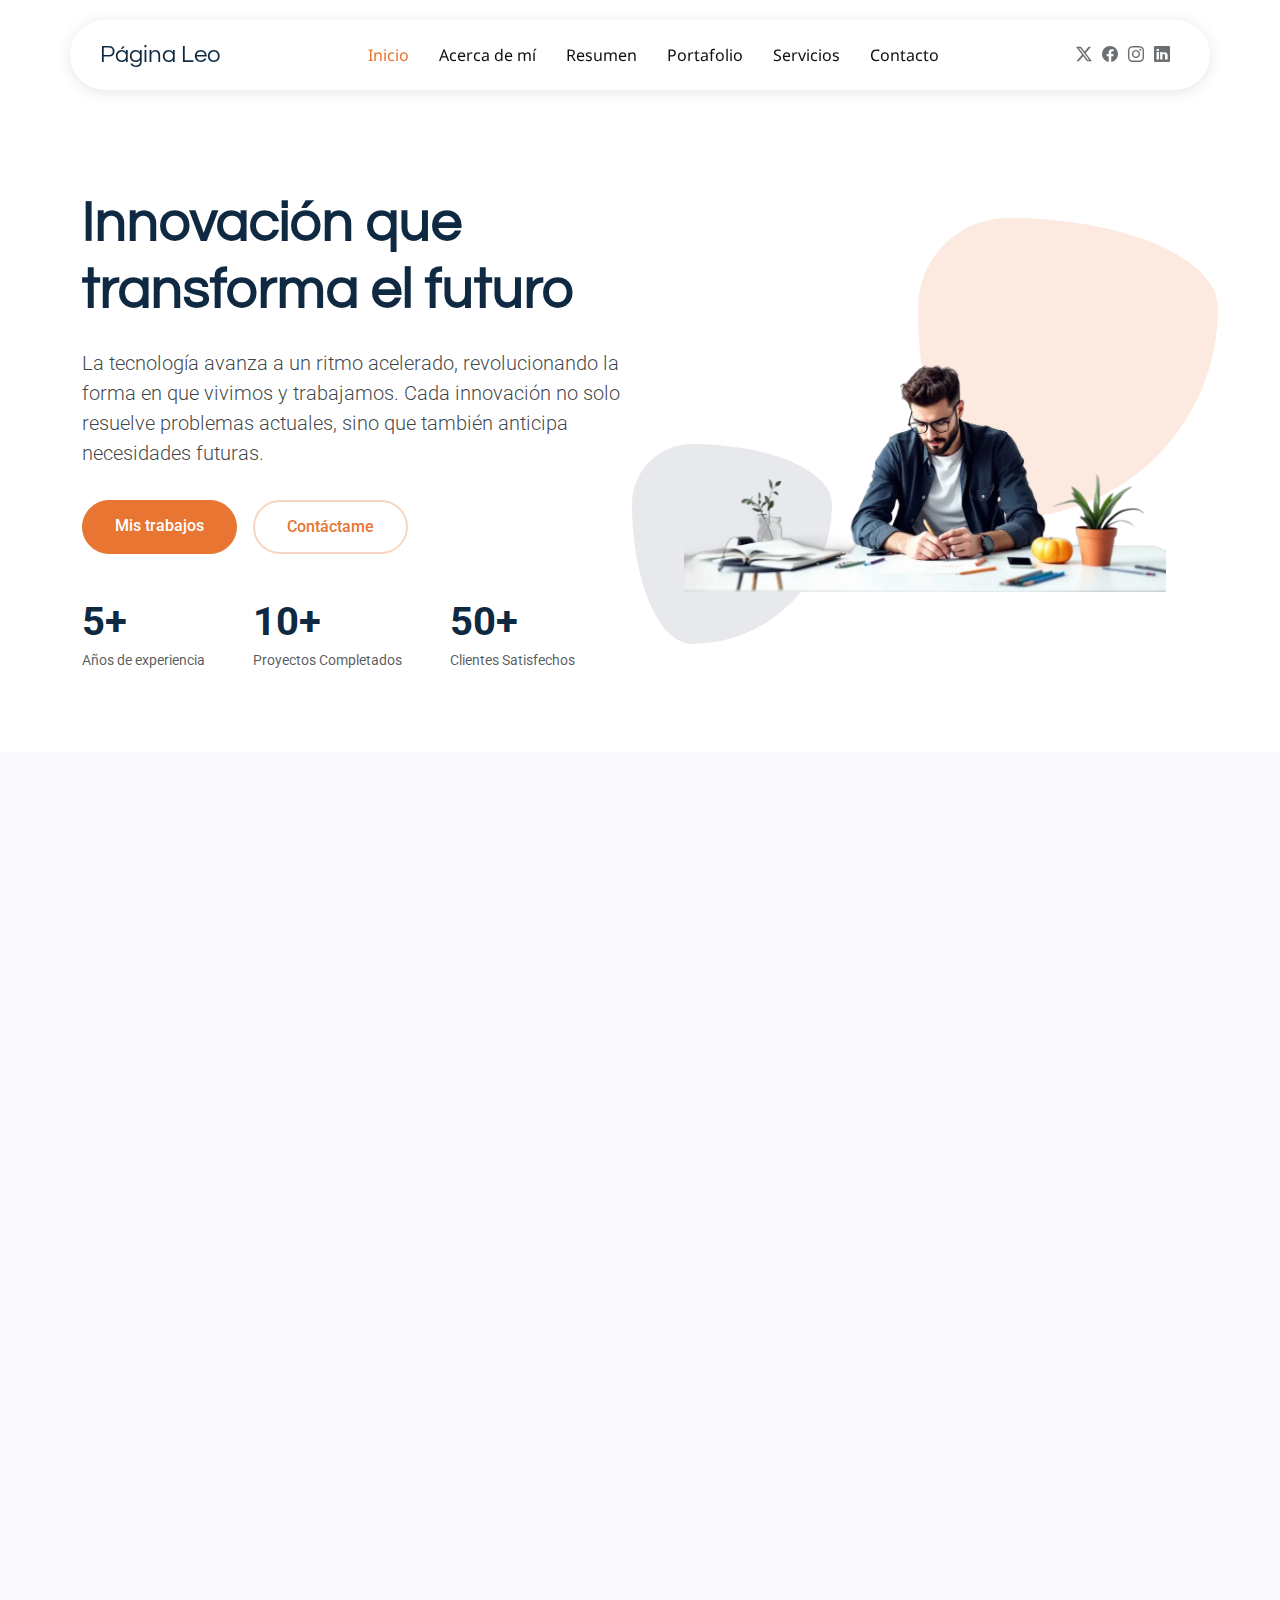
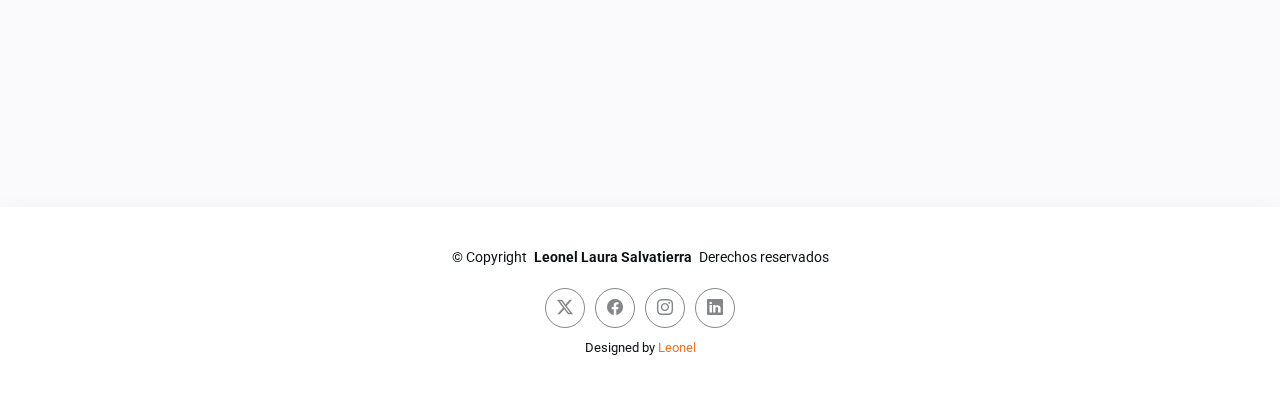
<file: index.html>
<!DOCTYPE html>
<html lang="en">

<head>
  <meta charset="utf-8">
  <meta content="width=device-width, initial-scale=1.0" name="viewport">
  <title>Leonel Laura Salvatierra</title>
  <meta name="description" content="">
  <meta name="keywords" content="">

  <!-- Favicons -->
  <link href="assets/img/voluntario.png" rel="icon">
  

  <!-- Fonts -->
  <link href="https://fonts.googleapis.com" rel="preconnect">
  <link href="https://fonts.gstatic.com" rel="preconnect" crossorigin>
  <link href="https://fonts.googleapis.com/css2?family=Roboto:ital,wght@0,100;0,300;0,400;0,500;0,700;0,900;1,100;1,300;1,400;1,500;1,700;1,900&family=Noto+Sans:ital,wght@0,100;0,200;0,300;0,400;0,500;0,600;0,700;0,800;0,900;1,100;1,200;1,300;1,400;1,500;1,600;1,700;1,800;1,900&family=Questrial:wght@400&display=swap" rel="stylesheet">

  <!-- Vendor CSS Files -->
  <link href="assets/vendor/bootstrap/css/bootstrap.min.css" rel="stylesheet">
  <link href="assets/vendor/bootstrap-icons/bootstrap-icons.css" rel="stylesheet">
  <link href="assets/vendor/aos/aos.css" rel="stylesheet">
  <link href="assets/vendor/glightbox/css/glightbox.min.css" rel="stylesheet">
  <link href="assets/vendor/swiper/swiper-bundle.min.css" rel="stylesheet">

  <!-- Main CSS File -->
  <link href="assets/css/main.css" rel="stylesheet">

  <!-- =======================================================
  * Template Name: EasyFolio
  * Template URL: https://bootstrapmade.com/easyfolio-bootstrap-portfolio-template/
  * Updated: Feb 21 2025 with Bootstrap v5.3.3
  * Author: BootstrapMade.com
  * License: https://bootstrapmade.com/license/
  ======================================================== -->
</head>

<body class="index-page">

  <header id="header" class="header d-flex align-items-center sticky-top">
    <div class="header-container container-fluid container-xl position-relative d-flex align-items-center justify-content-between">

      <a class="logo d-flex align-items-center me-auto me-xl-0">
        <!-- Uncomment the line below if you also wish to use an image logo -->
        <!-- <img src="assets/img/logo.webp" alt=""> -->
        <h1 class="sitename">Página Leo</h1>
      </a>

      <nav id="navmenu" class="navmenu">
        <ul>
          <li><a href="index.html" class="active">Inicio</a></li>
          <li><a href="#acercaDe">Acerca de mí</a></li>
          <li><a href="#resumen">Resumen</a></li>
          <li><a href="#portafolio">Portafolio</a></li>
          <li><a href="#servicios">Servicios</a></li>
          <!-- <li class="dropdown"><a href="#"><span>Dropdown</span> <i class="bi bi-chevron-down toggle-dropdown"></i></a>
            <ul>
              <li><a href="#">Dropdown 1</a></li>
              <li class="dropdown"><a href="#"><span>Deep Dropdown</span> <i class="bi bi-chevron-down toggle-dropdown"></i></a>
                <ul>
                  <li><a href="#">Deep Dropdown 1</a></li>
                  <li><a href="#">Deep Dropdown 2</a></li>
                  <li><a href="#">Deep Dropdown 3</a></li>
                  <li><a href="#">Deep Dropdown 4</a></li>
                  <li><a href="#">Deep Dropdown 5</a></li>
                </ul>
              </li>
              <li><a href="#">Dropdown 2</a></li>
              <li><a href="#">Dropdown 3</a></li>
              <li><a href="#">Dropdown 4</a></li>
            </ul>
          </li> -->
          <li><a href="#contacto">Contacto</a></li>
        </ul>
        <i class="mobile-nav-toggle d-xl-none bi bi-list"></i>
      </nav>

      <div class="header-social-links">
        <a href="#" class="twitter"><i class="bi bi-twitter-x"></i></a>
        <a href="#" class="facebook"><i class="bi bi-facebook"></i></a>
        <a href="#" class="instagram"><i class="bi bi-instagram"></i></a>
        <a href="#" class="linkedin"><i class="bi bi-linkedin"></i></a>
      </div>

    </div>
  </header>

  <main class="main">

    <!-- inicio Section -->
    <section id="inicio" class="inicio section">

      <div class="container" data-aos="fade-up" data-aos-delay="100">

        <div class="row align-items-center content">
          <div class="col-lg-6" data-aos="fade-up" data-aos-delay="200">
            <h2>Innovación que transforma el futuro</h2>
            <p class="lead">La tecnología avanza a un ritmo acelerado, revolucionando la forma en que vivimos y trabajamos.
              Cada innovación no solo resuelve problemas actuales, sino que también anticipa necesidades futuras.</p>
            <div class="cta-buttons" data-aos="fade-up" data-aos-delay="300">
              <a href="#portafolio" class="btn btn-primary">Mis trabajos</a>
              <a href="#contacto" class="btn btn-outline">Contáctame</a>
            </div>
            <div class="inicio-stats" data-aos="fade-up" data-aos-delay="400">
              <div class="stat-item">
                <span class="stat-number">5+</span>
                <span class="stat-label">Años de experiencia</span>
              </div>
              <div class="stat-item">
                <span class="stat-number">10+</span>
                <span class="stat-label">Proyectos Completados</span>
              </div>
              <div class="stat-item">
                <span class="stat-number">50+</span>
                <span class="stat-label">Clientes Satisfechos</span>
              </div>
            </div>
          </div>
          <div class="col-lg-6">
            <div class="inicio-image">
              <img src="assets/img/profile/profile-1.webp" alt="Portfolio inicio Image" class="img-fluid" data-aos="zoom-out" data-aos-delay="300">
              <div class="shape-1"></div>
              <div class="shape-2"></div>
            </div>
          </div>
        </div>

      </div>

    </section><!-- /Hero Section -->

    <!-- acercaDe Section -->
    <section id="acercaDe" class="acercaDe section light-background">

      <!-- Section Title -->
      <div class="container section-title" data-aos="fade-up">
        <h2>Acerca de mí</h2>
        <div class="title-shape">
          <svg viewBox="0 0 200 20" xmlns="http://www.w3.org/2000/svg">
            <path d="M 0,10 C 40,0 60,20 100,10 C 140,0 160,20 200,10" fill="none" stroke="currentColor" stroke-width="2"></path>
          </svg>
        </div>
        <p>Ingeniero de sistemas apasionado por la innovación tecnológica y la resolución de problemas. 
          Busco una posición desafiante donde pueda aplicar mis habilidades para contribuir al desarrollo de soluciones tecnológicas innovadoras.</p>
      </div><!-- End Section Title -->

      <div class="container" data-aos="fade-up" data-aos-delay="100">

        <div class="row align-items-center">
          <div class="col-lg-6 position-relative" data-aos="fade-right" data-aos-delay="200">
            <div class="acercaDe-image">
              <img src="assets/img/profile/profile-square-2.webp" alt="Profile Image" class="img-fluid rounded-4">
            </div>
          </div>

          <div class="col-lg-6" data-aos="fade-left" data-aos-delay="300">
            <div class="acercaDe-content">
             

              <h2>Desarrollador Back end &amp; Web Developer</h2>

              <p class="lead mb-4">Detrás de cada aplicación funcional y segura, está el trabajo invisible del desarrollador back-end.
Su labor garantiza que los datos fluyan correctamente, las operaciones sean eficientes y los sistemas sean escalables.</p>

             

              <div class="personal-info">
                <div class="row g-4">
                  <div class="col-6">
                    <div class="info-item">
                      <span class="label">Nombre completo</span>
                      <span class="value">Leonel Christofher Laura Salvatierra</span>
                    </div>
                  </div>

                  <div class="col-6">
                    <div class="info-item">
                      <span class="label">Ocupación</span>
                      <span class="value">Ingeniero de Sistemas e Informática</span>
                    </div>
                  </div>

                  <div class="col-6">
                    <div class="info-item">
                      <span class="label">Celular de contacto</span>
                      <span class="value">+51 927035340</span>
                    </div>
                  </div>

                  <div class="col-6">
                    <div class="info-item">
                      <span class="label">Edad</span>
                      <span class="value">28 Years</span>
                    </div>
                  </div>

                  <div class="col-6">
                    <div class="info-item">
                      <span class="label">Correo Electrónico</span>
                      <span class="value">llaurasalvatierra@gmail.com</span>
                    </div>
                  </div>

                  <div class="col-6">
                    <div class="info-item">
                      <span class="label">Nationalidad</span>
                      <span class="value">Peruano</span>
                    </div>
                  </div>
                </div>
              </div>

              <div class="signature mt-4">
                <div class="signature-image">
                  <img src="assets/img/misc/firma.png" alt="" class="img-fluid">
                </div>
                <div class="signature-info">
                  <h4>Leonel C. Laura Salvatierra</h4>
                  <p>Ingeniero de Sistemas e Informática</p>
                </div>
              </div>
            </div>
          </div>
        </div>

      </div>

    </section><!-- /acercaDe Section -->

    <!-- Skills Section -->
    <section id="skills" class="skills section">

      <div class="container" data-aos="fade-up" data-aos-delay="100">

        <div class="row g-4 skills-animation">

          <div class="col-md-6 col-lg-3" data-aos="fade-up" data-aos-delay="100">
            <div class="skill-box">
              <h3>HTML</h3>
              <p>HTML es la base estructural de toda página web.</p>
              <span class="text-end d-block">90%</span>
              <div class="progress">
                <div class="progress-bar" role="progressbar" aria-valuenow="90" aria-valuemin="0" aria-valuemax="100"></div>
              </div>
              
            </div>
          </div>

          <div class="col-md-6 col-lg-3" data-aos="fade-up" data-aos-delay="200">
            <div class="skill-box">
              <h3>CSS</h3>
              <p>CSS da estilo y vida al diseño de la web.</p>
              <span class="text-end d-block">50%</span>
              <div class="progress">
                <div class="progress-bar" role="progressbar" aria-valuenow="50" aria-valuemin="0" aria-valuemax="100"></div>
              </div>
            </div>
          </div>

          <div class="col-md-6 col-lg-3" data-aos="fade-up" data-aos-delay="300">
            <div class="skill-box">
              <h3>JavaScript</h3>
             <p>JavaScript hace que la web cobre vida e interactividad.</p>
              <span class="text-end d-block">70%</span>
              <div class="progress">
                <div class="progress-bar" role="progressbar" aria-valuenow="70" aria-valuemin="0" aria-valuemax="100"></div>
              </div>
            </div>
          </div>

          <div class="col-md-6 col-lg-3" data-aos="fade-up" data-aos-delay="400">
            <div class="skill-box">
              <h3>SQL</h3>
              <p>SQL es el lenguaje que da sentido a los datos.</p>
              <span class="text-end d-block">55%</span>
              <div class="progress">
                <div class="progress-bar" role="progressbar" aria-valuenow="55" aria-valuemin="0" aria-valuemax="100">
                </div>
              </div>
            </div>
          </div>

        </div>

      </div>

    </section><!-- /Skills Section -->

    <!-- Resume Section -->
    <section id="resumen" class="resume section">

      <!-- Section Title -->
      <div class="container section-title" data-aos="fade-up">
        <h2>Resumen</h2>
        <div class="title-shape">
          <svg viewBox="0 0 200 20" xmlns="http://www.w3.org/2000/svg">
            <path d="M 0,10 C 40,0 60,20 100,10 C 140,0 160,20 200,10" fill="none" stroke="currentColor" stroke-width="2"></path>
          </svg>
        </div>
        <p>Realicé mis estudios universitarios en la UNAMAD y en el trabajo siempre me he desempeñado  
           enfocado en aplicar lo aprendido a proyectos reales</p>
      </div><!-- End Section Title -->

      <div class="container" data-aos="fade-up" data-aos-delay="100">

        <div class="row">
          <div class="col-12">
            <div class="resume-wrapper">
              <div class="resume-block" data-aos="fade-up">
                <h2>Experiencia Laboral</h2>
                <p class="lead">Me he involucrado en diversas areas como Educación y Salud</p>

                <div class="timeline">
                  <div class="timeline-item" data-aos="fade-up" data-aos-delay="200">
                    <div class="timeline-left">
                      <h4 class="company">Universidad Nacional Amazonica de Madre de Dios</h4>
                      <span class="period">Enero, 2021 - Actualmente</span>
                    </div>
                    <div class="timeline-dot"></div>
                    <div class="timeline-right">
                      <h3 class="position">Administrador de Base de Datos</h3>
                      <p class="description">Me encargue de la informacion de los postulantes e ingresantes a la UNAMAD en cada proceso de admisión</p>
                    </div>
                  </div>

                  <div class="timeline-item" data-aos="fade-up" data-aos-delay="300">
                    <div class="timeline-left">
                      <h4 class="company">Hospital Santa Rosa Puerto Maldonado</h4>
                      <span class="period">2018 - 2020</span>
                    </div>
                    <div class="timeline-dot"></div>
                    <div class="timeline-right">
                      <h3 class="position">Apoyo Informático</h3>
                      <p class="description">
                        Apoyé en el desarrollo de un sistema de gestión hospitalaria para el control de pacientes y recursos médicos.
                      </p>
                      
                      <p></p>
                    </div>
                  </div>

                 
                </div>
              </div>

              <div class="resume-block" data-aos="fade-up" data-aos-delay="100">
                <h2>Mi Educación</h2>
                <p class="lead">Capacitación y educación superior en el área de las tecnologías de la información</p>

                <div class="timeline">
                  <div class="timeline-item" data-aos="fade-up" data-aos-delay="200">
                    <div class="timeline-left">
                      <h4 class="company">Universidad Nacional Amazónica de Madre de Dios</h4>
                      <span class="period">2014-2018</span>
                    </div>
                    <div class="timeline-dot"></div>
                    <div class="timeline-right">
                      <h3 class="position">Diploma de Egresado</h3>
                      <p class="description">Egresado universitario con tercio superior.</p>
                    </div>
                  </div>

                  <div class="timeline-item" data-aos="fade-up" data-aos-delay="300">
                    <div class="timeline-left">
                      <h4 class="company">Universidad Nacional de Huancavelica</h4>
                      <span class="period">2019 - 2021</span>
                    </div>
                    <div class="timeline-dot"></div>
                    <div class="timeline-right">
                      <h3 class="position">Máster en Gestión de la Información</h3>
                      <p class="description">Egresado de la UNH .</p>
                    </div>
                  </div>

                
                </div>
              </div>
            </div>
          </div>
        </div>

      </div>

    </section><!-- /Resume Section -->

    <!-- Portfolio Section -->
    <section id="portafolio" class="portfolio section">

      <!-- Section Title -->
      <div class="container section-title" data-aos="fade-up">
        <h2>Portafolio</h2>
        <div class="title-shape">
          <svg viewBox="0 0 200 20" xmlns="http://www.w3.org/2000/svg">
            <path d="M 0,10 C 40,0 60,20 100,10 C 140,0 160,20 200,10" fill="none" stroke="currentColor" stroke-width="2"></path>
          </svg>
        </div>
        <p>Estos son algunos de mis trabajos</p>
      </div><!-- End Section Title -->

      <div class="container" data-aos="fade-up" data-aos-delay="100">

        <div class="isotope-layout" data-default-filter="*" data-layout="masonry" data-sort="original-order">

          <div class="portfolio-filters-container" data-aos="fade-up" data-aos-delay="200">
            <ul class="portfolio-filters isotope-filters">
              <li data-filter="*" class="filter-active">Todos los trabajos</li>
              <li data-filter=".filter-web">Diseño web</li>
              <li data-filter=".filter-graphics">Gráficos</li>
              <li data-filter=".filter-motion">Fotografía</li>
              <li data-filter=".filter-brand">Marketing</li>
            </ul>
          </div>

          <div class="row g-4 isotope-container" data-aos="fade-up" data-aos-delay="300">

            <div class="col-lg-6 col-md-6 portfolio-item isotope-item filter-web">
              <div class="portfolio-card">
                <div class="portfolio-image">
                  <img src="assets/img/portfolio/portfolio-1.webp" class="img-fluid" alt="" loading="lazy">
                  <div class="portfolio-overlay">
                    <div class="portfolio-actions">
                      <a href="assets/img/portfolio/portfolio-1.webp" class="glightbox preview-link" data-gallery="portfolio-gallery-web"><i class="bi bi-eye"></i></a>
                      <a href="portfolio-details.html" class="details-link"><i class="bi bi-arrow-right"></i></a>
                    </div>
                  </div>
                </div>
                <div class="portfolio-content">
                  <span class="category">Diseño web</span>
                  <h3>Productos para belleza femenina</h3>
                  <p>Interfaz moderna y acorde a las tendencias actuales.</p>
                </div>
              </div>
            </div><!-- End Portfolio Item -->

            <div class="col-lg-6 col-md-6 portfolio-item isotope-item filter-graphics">
              <div class="portfolio-card">
                <div class="portfolio-image">
                  <img src="assets/img/portfolio/portfolio-10.webp" class="img-fluid" alt="" loading="lazy">
                  <div class="portfolio-overlay">
                    <div class="portfolio-actions">
                      <a href="assets/img/portfolio/portfolio-10.webp" class="glightbox preview-link" data-gallery="portfolio-gallery-graphics"><i class="bi bi-eye"></i></a>
                      <a href="portfolio-details.html" class="details-link"><i class="bi bi-arrow-right"></i></a>
                    </div>
                  </div>
                </div>
                <div class="portfolio-content">
                  <span class="category">Gráficos</span>
                  <h3>Imagenes en alta calidad</h3>
                  <p>Repositorio de imagenes en calidad ultra HD y 4k.</p>
                </div>
              </div>
            </div><!-- End Portfolio Item -->

            <div class="col-lg-6 col-md-6 portfolio-item isotope-item filter-motion">
              <div class="portfolio-card">
                <div class="portfolio-image">
                  <img src="assets/img/portfolio/portfolio-7.webp" class="img-fluid" alt="" loading="lazy">
                  <div class="portfolio-overlay">
                    <div class="portfolio-actions">
                      <a href="assets/img/portfolio/portfolio-7.webp" class="glightbox preview-link" data-gallery="portfolio-gallery-motion"><i class="bi bi-eye"></i></a>
                      <a href="portfolio-details.html" class="details-link"><i class="bi bi-arrow-right"></i></a>
                    </div>
                  </div>
                </div>
                <div class="portfolio-content">
                  <span class="category">Fotografía</span>
                  <h3>Fotografía profesional</h3>
                  <p>Fotografías en calidad internacional.</p>
                </div>
              </div>
            </div><!-- End Portfolio Item -->

            <div class="col-lg-6 col-md-6 portfolio-item isotope-item filter-brand">
              <div class="portfolio-card">
                <div class="portfolio-image">
                  <img src="assets/img/portfolio/portfolio-4.webp" class="img-fluid" alt="" loading="lazy">
                  <div class="portfolio-overlay">
                    <div class="portfolio-actions">
                      <a href="assets/img/portfolio/portfolio-4.webp" class="glightbox preview-link" data-gallery="portfolio-gallery-brand"><i class="bi bi-eye"></i></a>
                      <a href="portfolio-details.html" class="details-link"><i class="bi bi-arrow-right"></i></a>
                    </div>
                  </div>
                </div>
                <div class="portfolio-content">
                  <span class="category">Marketing</span>
                  <h3>Artículos de lujo</h3>
                  <p>Los mejores prodcutos para tí.</p>
                </div>
              </div>
            </div><!-- End Portfolio Item -->

            <div class="col-lg-6 col-md-6 portfolio-item isotope-item filter-web">
              <div class="portfolio-card">
                <div class="portfolio-image">
                  <img src="assets/img/portfolio/portfolio-2.webp" class="img-fluid" alt="" loading="lazy">
                  <div class="portfolio-overlay">
                    <div class="portfolio-actions">
                      <a href="assets/img/portfolio/portfolio-2.webp" class="glightbox preview-link" data-gallery="portfolio-gallery-web"><i class="bi bi-eye"></i></a>
                      <a href="portfolio-details.html" class="details-link"><i class="bi bi-arrow-right"></i></a>
                    </div>
                  </div>
                </div>
                <div class="portfolio-content">
                  <span class="category">Diseño web</span>
                  <h3>Plataforma E-commerce</h3>
                  <p>Los mejores productos al alcance de tu mano.</p>
                </div>
              </div>
            </div><!-- End Portfolio Item -->

            <div class="col-lg-6 col-md-6 portfolio-item isotope-item filter-graphics">
              <div class="portfolio-card">
                <div class="portfolio-image">
                  <img src="assets/img/portfolio/portfolio-11.webp" class="img-fluid" alt="" loading="lazy">
                  <div class="portfolio-overlay">
                    <div class="portfolio-actions">
                      <a href="assets/img/portfolio/portfolio-11.webp" class="glightbox preview-link" data-gallery="portfolio-gallery-graphics"><i class="bi bi-eye"></i></a>
                      <a href="portfolio-details.html" class="details-link"><i class="bi bi-arrow-right"></i></a>
                    </div>
                  </div>
                </div>
                <div class="portfolio-content">
                  <span class="category">Gráficos</span>
                  <h3>Colección de arte digitaln</h3>
                  <p>La mejor compilación de imágenes.</p>
                </div>
              </div>
            </div><!-- End Portfolio Item -->

          </div><!-- End Portfolio Container -->

        </div>

      </div>

    </section><!-- /Portfolio Section -->

    <!-- Testimonials Section -->
    <section id="testimonials" class="testimonials section light-background">

      <!-- Section Title -->
      <div class="container section-title" data-aos="fade-up">
        <h2>Testimonios</h2>
        <div class="title-shape">
          <svg viewBox="0 0 200 20" xmlns="http://www.w3.org/2000/svg">
            <path d="M 0,10 C 40,0 60,20 100,10 C 140,0 160,20 200,10" fill="none" stroke="currentColor" stroke-width="2"></path>
          </svg>
        </div>
        <p>Mis clientes valoran y respaldan mi trabajo </p>
      </div><!-- End Section Title -->

      <div class="container" data-aos="fade-up" data-aos-delay="100">

        <div class="testimonials-slider swiper init-swiper">
          <script type="application/json" class="swiper-config">
            {
              "slidesPerView": 1,
              "loop": true,
              "speed": 600,
              "autoplay": {
                "delay": 5000
              },
              "navigation": {
                "nextEl": ".swiper-button-next",
                "prevEl": ".swiper-button-prev"
              }
            }
          </script>

          <div class="swiper-wrapper">

            <div class="swiper-slide">
              <div class="testimonial-item">
                <div class="row">
                  <div class="col-lg-8">
                    <h2>Eficacia inesperada</h2>
                    <p>
                      Detrás de cada solución hay una lógica pensada para sorprender por su eficacia inesperada. A menudo, lo simple y bien ejecutado supera expectativas y resuelve más de lo que aparenta. Ese equilibrio entre funcionalidad y creatividad es lo que transforma un buen proyecto en uno memorable.
                    </p>
                    <p>
                      Esa capacidad de resolver con elegancia y precisión genera resultados que impresionan por su impacto.
Más allá de lo evidente, la verdadera eficacia está en anticiparse, optimizar y simplificar sin perder calidad.
Es allí donde la experiencia y la intuición técnica hacen la diferencia.
                    </p>
                    <div class="profile d-flex align-items-center">
                      <img src="assets/img/person/person-m-7.webp" class="profile-img" alt="">
                      <div class="profile-info">
                        <h3>Saul Goodman</h3>
                        <span>Cliente</span>
                      </div>
                    </div>
                  </div>
                  <div class="col-lg-4 d-none d-lg-block">
                    <div class="featured-img-wrapper">
                      <img src="assets/img/person/person-m-7.webp" class="featured-img" alt="">
                    </div>
                  </div>
                </div>
              </div>
            </div><!-- End Testimonial Item -->

            <div class="swiper-slide">
              <div class="testimonial-item">
                <div class="row">
                  <div class="col-lg-8">
                    <h2>Calidad es lo que más se puede observar</h2>
                    <p>
                      La calidad es el aspecto que primero se percibe y deja una impresión duradera.
                      Cada detalle refleja el compromiso con la excelencia y el cuidado en el trabajo realizado.
                      Más que un objetivo, la calidad es un principio que guía cada etapa del proceso.
                    </p>
                    <p>
                      Este enfoque no solo garantiza resultados eficientes, sino también la satisfacción de quienes confían en el trabajo.
                      La dedicación constante y la mejora continua son claves para mantener altos estándares.
                      En cada proyecto, la calidad se convierte en una promesa cumplida.
                    </p>
                    <div class="profile d-flex align-items-center">
                      <img src="assets/img/person/person-f-8.webp" class="profile-img" alt="">
                      <div class="profile-info">
                        <h3>Sara Wilsson</h3>
                        <span>Diseñadora</span>
                      </div>
                    </div>
                  </div>
                  <div class="col-lg-4 d-none d-lg-block">
                    <div class="featured-img-wrapper">
                      <img src="assets/img/person/person-f-8.webp" class="featured-img" alt="">
                    </div>
                  </div>
                </div>
              </div>
            </div><!-- End Testimonial Item -->

            <div class="swiper-slide">
              <div class="testimonial-item">
                <div class="row">
                  <div class="col-lg-8">
                    <h2>
                      Atención en cada detalle
                    </h2>
                    <p>
                      Ser atento con los detalles marca la diferencia entre un trabajo común y uno excepcional.
                      Cada línea de código, cada diseño o decisión, se cuida minuciosamente para lograr resultados sólidos.
                      Esta atención refleja un compromiso real con la calidad y la mejora continua.
                    </p>
                    <p>
                      Esa precisión en los detalles no solo mejora el resultado final, sino que también transmite profesionalismo y confianza. Cada pequeño ajuste suma valor, demostrando que nada se deja al azar. Porque en los detalles está la clave de un trabajo bien hecho.
                    </p>
                    <div class="profile d-flex align-items-center">
                      <img src="assets/img/person/person-m-9.webp" class="profile-img" alt="">
                      <div class="profile-info">
                        <h3>Matt Brandon</h3>
                        <span>Freelancer</span>
                      </div>
                    </div>
                  </div>
                  <div class="col-lg-4 d-none d-lg-block">
                    <div class="featured-img-wrapper">
                      <img src="assets/img/person/person-m-9.webp" class="featured-img" alt="">
                    </div>
                  </div>
                </div>
              </div>
            </div><!-- End Testimonial Item -->

            <div class="swiper-slide">
              <div class="testimonial-item">
                <div class="row">
                  <div class="col-lg-8">
                    <h2>Diseños espectaculares</h2>
                    <p>
                      Gracias a una combinación de creatividad y precisión, cada proyecto cobra vida con diseños espectaculares. No se trata solo de verse bien, sino de comunicar, impactar y funcionar a la perfección.
La estética se une a la funcionalidad para ofrecer experiencias visuales únicas y memorables.
                    </p>
                    <p>
                      Cada diseño refleja una visión clara, cuidando colores, formas y estructura para transmitir mensajes con fuerza y claridad.
La armonía entre lo visual y lo técnico convierte cada entrega en una pieza única.
Así, el diseño deja de ser solo apariencia y se convierte en una herramienta de impacto.
                    </p>
                    <div class="profile d-flex align-items-center">
                      <img src="assets/img/person/person-f-10.webp" class="profile-img" alt="">
                      <div class="profile-info">
                        <h3>Jena Karlis</h3>
                        <span>Abogada</span>
                      </div>
                    </div>
                  </div>
                  <div class="col-lg-4 d-none d-lg-block">
                    <div class="featured-img-wrapper">
                      <img src="assets/img/person/person-f-10.webp" class="featured-img" alt="">
                    </div>
                  </div>
                </div>
              </div>
            </div><!-- End Testimonial Item -->

          </div>

          <div class="swiper-navigation w-100 d-flex align-items-center justify-content-center">
            <div class="swiper-button-prev"></div>
            <div class="swiper-button-next"></div>
          </div>

        </div>

      </div>

    </section><!-- /Testimonials Section -->

    <!-- Services Section -->
    <section id="servicios" class="services section">

      <!-- Section Title -->
      <div class="container section-title" data-aos="fade-up">
        <h2>Servicios</h2>
        <div class="title-shape">
          <svg viewBox="0 0 200 20" xmlns="http://www.w3.org/2000/svg">
            <path d="M 0,10 C 40,0 60,20 100,10 C 140,0 160,20 200,10" fill="none" stroke="currentColor" stroke-width="2"></path>
          </svg>
        </div>
        <p>Servicios disponibles</p>
      </div><!-- End Section Title -->

      <div class="container" data-aos="fade-up" data-aos-delay="100">

        <div class="row align-items-center">
          <div class="col-lg-4 mb-5 mb-lg-0">
            <h2 class="fw-bold mb-4 servies-title">Servicios presenciales y virtuales</h2>
            <p class="mb-4">Para manetener el contacto con el cliente .</p>
            <a href="service-details.html" class="btn btn-outline-primary">Ver todos los servicios</a>
          </div>
          <div class="col-lg-8">
            <div class="row g-4">

              <div class="col-md-6" data-aos="fade-up" data-aos-delay="200">
                <div class="service-item">
                  <i class="bi bi-activity icon"></i>
                  <h3><a href="service-details.html">Gestión de la información</a></h3>
                  <p>Tu información en buenas manos.</p>
                </div>
              </div><!-- End Service Item -->

              <div class="col-md-6" data-aos="fade-up" data-aos-delay="300">
                <div class="service-item">
                  <i class="bi bi-easel icon"></i>
                  <h3><a href="service-details.html">Desarrollo de páginas web</a></h3>
                  <p>Hacemos páginas web responsive y acorde a tus necesidades.</p>
                </div>
              </div><!-- End Service Item -->

              <div class="col-md-6" data-aos="fade-up" data-aos-delay="400">
                <div class="service-item">
                  <i class="bi bi-broadcast icon"></i>
                  <h3><a href="service-details.html">Soporte continuo</a></h3>
                  <p>Soporte las 24 horas.</p>
                </div>
              </div><!-- End Service Item -->

              <div class="col-md-6" data-aos="fade-up" data-aos-delay="500">
                <div class="service-item">
                  <i class="bi bi-bounding-box-circles icon"></i>
                  <h3><a href="service-details.html">Diseños precisos</a></h3>
                  <p>Precisión en cada detalle.</p>
                </div>
              </div><!-- End Service Item -->

            </div>
          </div>
        </div>

      </div>

    </section><!-- /Services Section -->

    <!-- Faq Section -->
    <section id="faq" class="faq section">

      <!-- Section Title -->
      <div class="container section-title" data-aos="fade-up">
        <h2>Preguntas más comunes</h2>
        <div class="title-shape">
          <svg viewBox="0 0 200 20" xmlns="http://www.w3.org/2000/svg">
            <path d="M 0,10 C 40,0 60,20 100,10 C 140,0 160,20 200,10" fill="none" stroke="currentColor" stroke-width="2"></path>
          </svg>
        </div>
        <p>Tal vez tengas alguna duda</p>
      </div><!-- End Section Title -->

      <div class="container">

        <div class="row justify-content-center">

          <div class="col-lg-10" data-aos="fade-up" data-aos-delay="100">

            <div class="faq-container">

              <div class="faq-item faq-active">
                <h3>¿Qué proyectos desarrollas?</h3>
                <div class="faq-content">
                  <p>Desarrollo principalmente aplicaciones web enfocadas en eficiencia, diseño responsivo y experiencia del usuario, tanto en frontend como en backend..</p>
                </div>
                <i class="faq-toggle bi bi-chevron-right"></i>
              </div><!-- End Faq item-->

              <div class="faq-item">
                <h3>¿Trabajas con tecnologías específicas?</h3>
                <div class="faq-content">
                  <p>Sí, manejo HTML, CSS, JavaScript, PHP, MySQL y frameworks como Bootstrap, Laravel y CodeIgniter. También tengo experiencia con API REST y bases de datos relacionales.</p>
                </div>
                <i class="faq-toggle bi bi-chevron-right"></i>
              </div><!-- End Faq item-->

              <div class="faq-item">
                <h3> ¿Ofreces servicios de mantenimiento o solo desarrollo inicial?</h3>
                <div class="faq-content">
                  <p>Ambos. Puedo encargarme desde el desarrollo desde cero hasta el soporte técnico, optimización y mejoras continuas post-lanzamiento.</p>
                </div>
                <i class="faq-toggle bi bi-chevron-right"></i>
              </div><!-- End Faq item-->

              <div class="faq-item">
                <h3>¿Puedes integrarte a proyectos existentes?</h3>
                <div class="faq-content">
                  <p>Claro, tengo experiencia adaptándome a estructuras de código ya desarrolladas, analizando el flujo del sistema y proponiendo mejoras o soluciones.</p>
                </div>
                <i class="faq-toggle bi bi-chevron-right"></i>
              </div><!-- End Faq item-->

              <div class="faq-item">
                <h3>¿Cómo manejas la calidad del trabajo?</h3>
                <div class="faq-content">
                  <p>Soy detallista con cada parte del proceso: desde el código limpio y bien documentado hasta pruebas funcionales y validación con el cliente.</p>
                </div>
                <i class="faq-toggle bi bi-chevron-right"></i>
              </div><!-- End Faq item-->

              <div class="faq-item">
                <h3>¿Dónde estudiaste y cuál es tu experiencia?</h3>
                <div class="faq-content">
                  <p>Soy egresado de la UNAMAD y he trabajado como ingeniero, aplicando mis conocimientos en proyectos reales que combinan diseño, lógica y usabilidad.</p>
                </div>
                <i class="faq-toggle bi bi-chevron-right"></i>
              </div><!-- End Faq item-->

            </div>

          </div><!-- End Faq Column-->

        </div>

      </div>

    </section><!-- /Faq Section -->

    <!-- Contact Section -->
    <section id="contacto" class="contact section light-background">

      <div class="container" data-aos="fade-up" data-aos-delay="100">

        <div class="row g-5">
          <div class="col-lg-6">
            <div class="content" data-aos="fade-up" data-aos-delay="200">
              <div class="section-category mb-3">Contacto</div>
              <h2 class="display-5 mb-4">Si tienes algún proyecto en mente solo contáctame</h2>
              <p class="lead mb-4">Estoy disponible las 24  horas</p>

              <div class="contact-info mt-5">
                <div class="info-item d-flex mb-3">
                  <i class="bi bi-envelope-at me-3"></i>
                  <span>llaurasalvatierra@gmail.com</span>
                </div>

                <div class="info-item d-flex mb-3">
                  <i class="bi bi-telephone me-3"></i>
                  <span>+51 927035340</span>
                </div>

                <div class="info-item d-flex mb-4">
                  <i class="bi bi-geo-alt me-3"></i>
                  <span>Av. Elmer Faucett Madre de Dios- Perú</span>
                </div>

             
              </div>
            </div>
          </div>

          <div class="col-lg-6">
            <div class="contact-form card" data-aos="fade-up" data-aos-delay="300">
              <div class="card-body p-4 p-lg-5">

                <form action="forms/contact.php" method="post" class="php-email-form">
                  <div class="row gy-4">

                    <div class="col-12">
                      <input type="text" name="name" class="form-control" placeholder="Tu nombre" required="">
                    </div>

                    <div class="col-12 ">
                      <input type="email" class="form-control" name="email" placeholder="Tu correo" required="">
                    </div>

                    <div class="col-12">
                      <input type="text" class="form-control" name="subject" placeholder="Asunto" required="">
                    </div>

                    <div class="col-12">
                      <textarea class="form-control" name="message" rows="6" placeholder="Mensaje" required=""></textarea>
                    </div>

                    <div class="col-12 text-center">
                      <div class="loading">Loading</div>
                      <div class="error-message"></div>
                      <div class="sent-message">Tu mensaje fue enviado. Gracias!</div>

                      <button type="submit" class="btn btn-submit w-100">Enviar mensaje</button>
                    </div>

                  </div>
                </form>

              </div>
            </div>
          </div>

        </div>

      </div>

    </section><!-- /Contact Section -->

  </main>

  <footer id="footer" class="footer">

    <div class="container">
      <div class="copyright text-center ">
        <p>© <span>Copyright</span> <strong class="px-1 sitename">Leonel Laura Salvatierra</strong> <span>Derechos reservados</span></p>
      </div>
      <div class="social-links d-flex justify-content-center">
        <a href=""><i class="bi bi-twitter-x"></i></a>
        <a href=""><i class="bi bi-facebook"></i></a>
        <a href=""><i class="bi bi-instagram"></i></a>
        <a href=""><i class="bi bi-linkedin"></i></a>
      </div>
      <div class="credits">
        <!-- All the links in the footer should remain intact. -->
        <!-- You can delete the links only if you've purchased the pro version. -->
        <!-- Licensing information: https://bootstrapmade.com/license/ -->
        <!-- Purchase the pro version with working PHP/AJAX contact form: [buy-url] -->
        Designed by <a href="https://bootstrapmade.com/">Leonel</a>
      </div>
    </div>

  </footer>

  <!-- Scroll Top -->
  <a href="#" id="scroll-top" class="scroll-top d-flex align-items-center justify-content-center"><i class="bi bi-arrow-up-short"></i></a>

  <!-- Vendor JS Files -->
  <script src="assets/vendor/bootstrap/js/bootstrap.bundle.min.js"></script>
  <script src="assets/vendor/php-email-form/validate.js"></script>
  <script src="assets/vendor/aos/aos.js"></script>
  <script src="assets/vendor/waypoints/noframework.waypoints.js"></script>
  <script src="assets/vendor/glightbox/js/glightbox.min.js"></script>
  <script src="assets/vendor/imagesloaded/imagesloaded.pkgd.min.js"></script>
  <script src="assets/vendor/isotope-layout/isotope.pkgd.min.js"></script>
  <script src="assets/vendor/swiper/swiper-bundle.min.js"></script>

  <!-- Main JS File -->
  <script src="assets/js/main.js"></script>

</body>

</html>
</file>
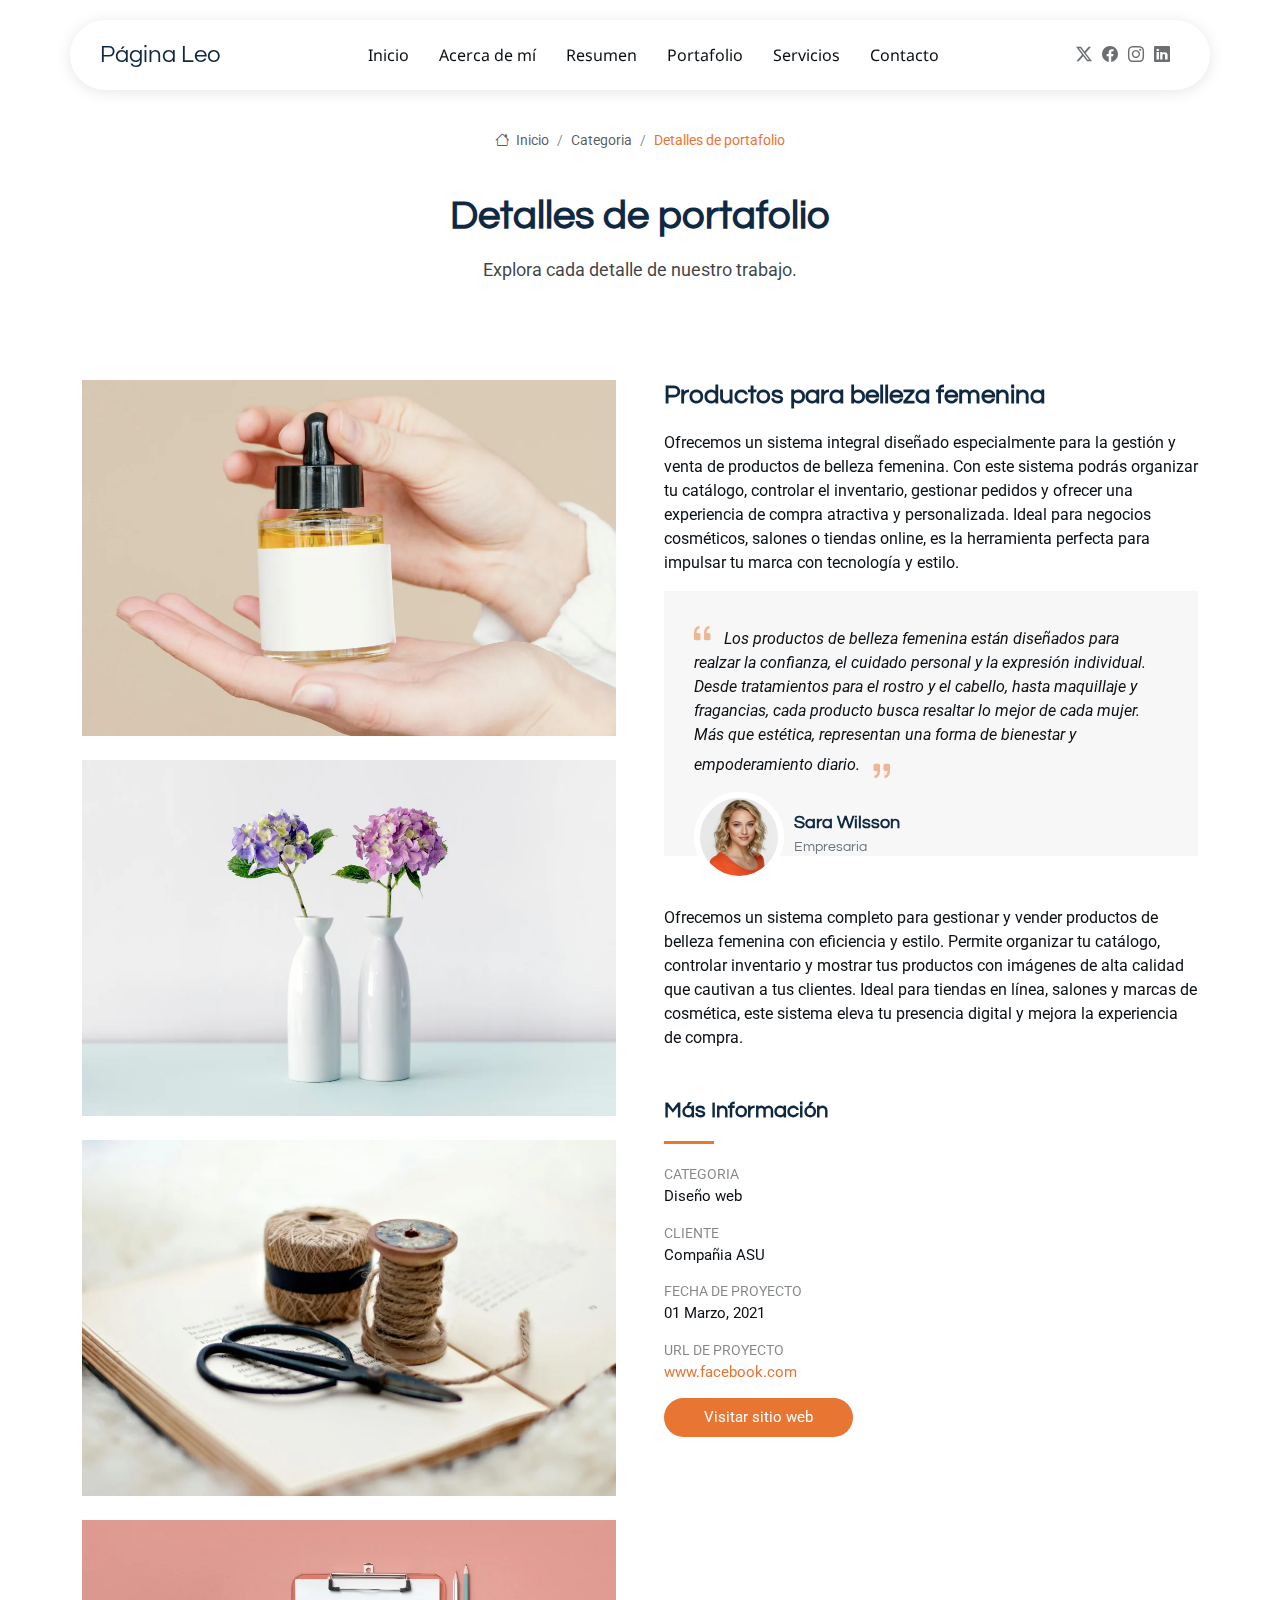
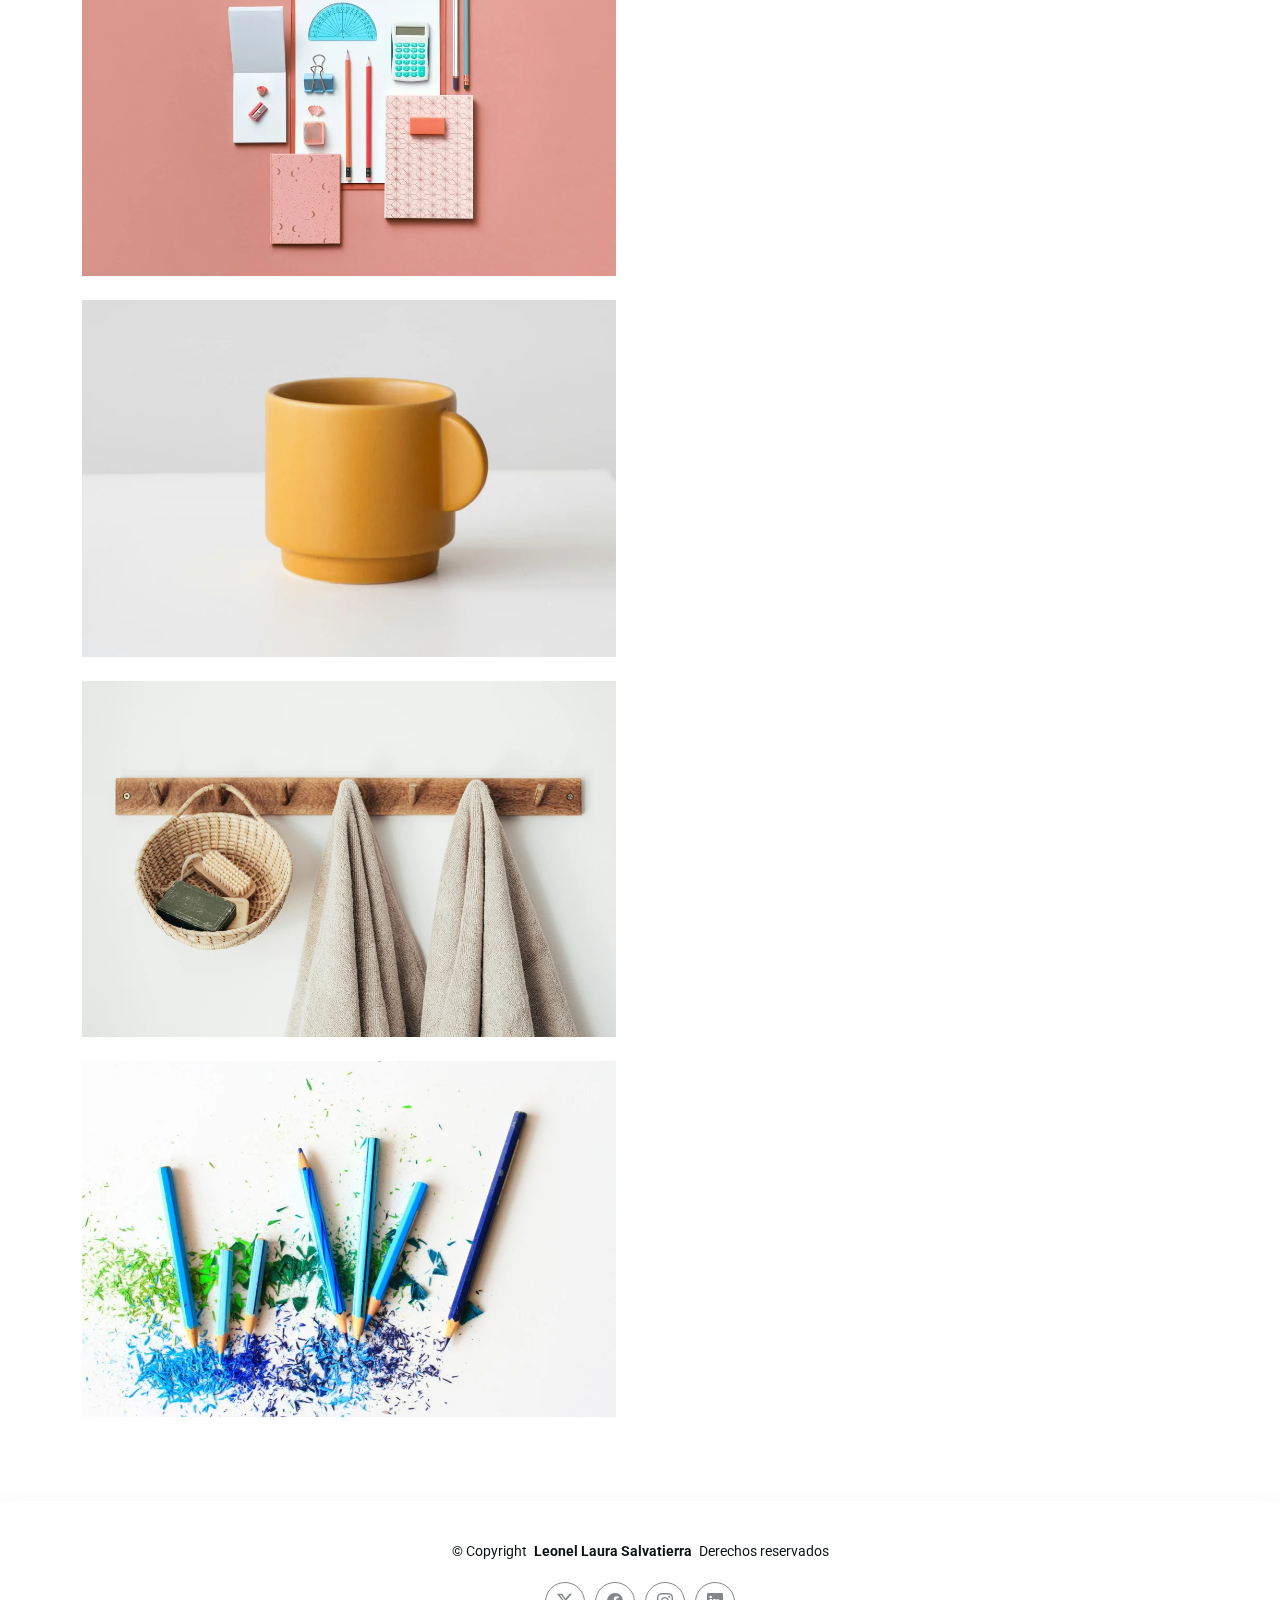
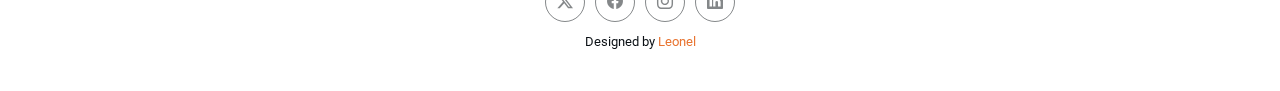
<file: portfolio-details.html>
<!DOCTYPE html>
<html lang="en">

<head>
  <meta charset="utf-8">
  <meta content="width=device-width, initial-scale=1.0" name="viewport">
  <title>Detalles de portafolio</title>
  <meta name="description" content="">
  <meta name="keywords" content="">

  <!-- Favicons -->
  <link href="assets/img/voluntario.png" rel="icon">
 

  <!-- Fonts -->
  <link href="https://fonts.googleapis.com" rel="preconnect">
  <link href="https://fonts.gstatic.com" rel="preconnect" crossorigin>
  <link href="https://fonts.googleapis.com/css2?family=Roboto:ital,wght@0,100;0,300;0,400;0,500;0,700;0,900;1,100;1,300;1,400;1,500;1,700;1,900&family=Noto+Sans:ital,wght@0,100;0,200;0,300;0,400;0,500;0,600;0,700;0,800;0,900;1,100;1,200;1,300;1,400;1,500;1,600;1,700;1,800;1,900&family=Questrial:wght@400&display=swap" rel="stylesheet">

  <!-- Vendor CSS Files -->
  <link href="assets/vendor/bootstrap/css/bootstrap.min.css" rel="stylesheet">
  <link href="assets/vendor/bootstrap-icons/bootstrap-icons.css" rel="stylesheet">
  <link href="assets/vendor/aos/aos.css" rel="stylesheet">
  <link href="assets/vendor/glightbox/css/glightbox.min.css" rel="stylesheet">
  <link href="assets/vendor/swiper/swiper-bundle.min.css" rel="stylesheet">

  <!-- Main CSS File -->
  <link href="assets/css/main.css" rel="stylesheet">

  <!-- =======================================================
  * Template Name: EasyFolio
  * Template URL: https://bootstrapmade.com/easyfolio-bootstrap-portfolio-template/
  * Updated: Feb 21 2025 with Bootstrap v5.3.3
  * Author: BootstrapMade.com
  * License: https://bootstrapmade.com/license/
  ======================================================== -->
</head>

<body class="portfolio-details-page">

  <header id="header" class="header d-flex align-items-center sticky-top">
    <div class="header-container container-fluid container-xl position-relative d-flex align-items-center justify-content-between">

      <a href="index.html" class="logo d-flex align-items-center me-auto me-xl-0">
        <!-- Uncomment the line below if you also wish to use an image logo -->
        <!-- <img src="assets/img/logo.webp" alt=""> -->
        <h1 class="sitename">Página Leo</h1>
      </a>

      <nav id="navmenu" class="navmenu">
        <ul>
          <li><a href="index.html">Inicio</a></li>
          <li><a href="index.html#acercaDe">Acerca de mí</a></li>
          <li><a href="index.html#resumen">Resumen</a></li>
          <li><a href="index.html#portafolio">Portafolio</a></li>
          <li><a href="index.html#servicios">Servicios</a></li>
          <!-- <li class="dropdown"><a href="#"><span>Dropdown</span> <i class="bi bi-chevron-down toggle-dropdown"></i></a>
            <ul>
              <li><a href="#">Dropdown 1</a></li>
              <li class="dropdown"><a href="#"><span>Deep Dropdown</span> <i class="bi bi-chevron-down toggle-dropdown"></i></a>
                <ul>
                  <li><a href="#">Deep Dropdown 1</a></li>
                  <li><a href="#">Deep Dropdown 2</a></li>
                  <li><a href="#">Deep Dropdown 3</a></li>
                  <li><a href="#">Deep Dropdown 4</a></li>
                  <li><a href="#">Deep Dropdown 5</a></li>
                </ul>
              </li>
              <li><a href="#">Dropdown 2</a></li>
              <li><a href="#">Dropdown 3</a></li>
              <li><a href="#">Dropdown 4</a></li>
            </ul>
          </li> -->
          <li><a href="index.html#contacto">Contacto</a></li>
        </ul>
        <i class="mobile-nav-toggle d-xl-none bi bi-list"></i>
      </nav>

      <div class="header-social-links">
        <a href="#" class="twitter"><i class="bi bi-twitter-x"></i></a>
        <a href="#" class="facebook"><i class="bi bi-facebook"></i></a>
        <a href="#" class="instagram"><i class="bi bi-instagram"></i></a>
        <a href="#" class="linkedin"><i class="bi bi-linkedin"></i></a>
      </div>

    </div>
  </header>

  <main class="main">

    <!-- Page Title -->
    <div class="page-title">
      <div class="breadcrumbs">
        <nav aria-label="breadcrumb">
          <ol class="breadcrumb">
            <li class="breadcrumb-item"><a href="#"><i class="bi bi-house"></i> Inicio</a></li>
            <li class="breadcrumb-item"><a href="#">Categoria</a></li>
            <li class="breadcrumb-item active current">Detalles de portafolio</li>
          </ol>
        </nav>
      </div>

      <div class="title-wrapper">
        <h1>Detalles de portafolio</h1>
        <p>Explora cada detalle de nuestro trabajo.</p>
      </div>
    </div><!-- End Page Title -->

    <!-- Portfolio Details Section -->
    <section id="portfolio-details" class="portfolio-details section">

      <div class="container" data-aos="fade-up">

        <div class="row gy-4 g-lg-5">
          <div class="col-lg-6">
            <img src="assets/img/portfolio/portfolio-1.webp" class="img-fluid mb-4" alt="">
            <img src="assets/img/portfolio/portfolio-10.webp" class="img-fluid mb-4" alt="">
            <img src="assets/img/portfolio/portfolio-7.webp" class="img-fluid mb-4" alt="">
            <img src="assets/img/portfolio/portfolio-4.webp" class="img-fluid mb-4" alt="">
            <img src="assets/img/portfolio/portfolio-5.webp" class="img-fluid mb-4" alt="">
            <img src="assets/img/portfolio/portfolio-11.webp" class="img-fluid mb-4" alt="">
            <img src="assets/img/portfolio/portfolio-8.webp" class="img-fluid mb-4" alt="">
          </div>

          <div class="col-lg-6">

            <div class="position-sticky" style="top: 40px">
              <div class="portfolio-description">
                <h2>Productos para belleza femenina</h2>
                <p>
                  Ofrecemos un sistema integral diseñado especialmente para la gestión y venta de productos de belleza femenina.
Con este sistema podrás organizar tu catálogo, controlar el inventario, gestionar pedidos y ofrecer una experiencia de compra atractiva y personalizada.
Ideal para negocios cosméticos, salones o tiendas online, es la herramienta perfecta para impulsar tu marca con tecnología y estilo.
                </p>
                

                <div class="testimonial-item">
                  <p>
                    <i class="bi bi-quote quote-icon-left"></i>
                    <span>Los productos de belleza femenina están diseñados para realzar la confianza, el cuidado personal y la expresión individual.
Desde tratamientos para el rostro y el cabello, hasta maquillaje y fragancias, cada producto busca resaltar lo mejor de cada mujer.
Más que estética, representan una forma de bienestar y empoderamiento diario.</span>
                    <i class="bi bi-quote quote-icon-right"></i>
                  </p>
                  <div>
                    <img src="assets/img/person/person-f-5.webp" class="testimonial-img" alt="">
                    <h3>Sara Wilsson</h3>
                    <h4>Empresaria</h4>
                  </div>
                </div>

                <p>
                  Ofrecemos un sistema completo para gestionar y vender productos de belleza femenina con eficiencia y estilo.
Permite organizar tu catálogo, controlar inventario y mostrar tus productos con imágenes de alta calidad que cautivan a tus clientes.
Ideal para tiendas en línea, salones y marcas de cosmética, este sistema eleva tu presencia digital y mejora la experiencia de compra.
                </p>

                

              </div>

              <div class="portfolio-info mt-5">
                <h3>Más Información</h3>
                <ul>
                  <li><strong>Categoria</strong> Diseño web</li>
                  <li><strong>Cliente</strong> Compañia ASU</li>
                  <li><strong>Fecha de proyecto</strong> 01 Marzo, 2021</li>
                  <li><strong>URL de proyecto</strong> <a href="#">www.facebook.com</a></li>
                  <li><a href="#" class="btn-visit align-self-start">Visitar sitio web</a></li>
                </ul>
              </div>
            </div>

          </div>
        </div>

      </div>

    </section><!-- /Portfolio Details Section -->

  </main>

  <footer id="footer" class="footer">

    <div class="container">
      <div class="copyright text-center ">
        <p>© <span>Copyright</span> <strong class="px-1 sitename">Leonel Laura Salvatierra</strong> <span>Derechos reservados</span></p>
      </div>
      <div class="social-links d-flex justify-content-center">
        <a href=""><i class="bi bi-twitter-x"></i></a>
        <a href=""><i class="bi bi-facebook"></i></a>
        <a href=""><i class="bi bi-instagram"></i></a>
        <a href=""><i class="bi bi-linkedin"></i></a>
      </div>
      <div class="credits">
        <!-- All the links in the footer should remain intact. -->
        <!-- You can delete the links only if you've purchased the pro version. -->
        <!-- Licensing information: https://bootstrapmade.com/license/ -->
        <!-- Purchase the pro version with working PHP/AJAX contact form: [buy-url] -->
        Designed by <a href="https://bootstrapmade.com/">Leonel</a>
      </div>
    </div>

  </footer>

  <!-- Scroll Top -->
  <a href="#" id="scroll-top" class="scroll-top d-flex align-items-center justify-content-center"><i class="bi bi-arrow-up-short"></i></a>

  <!-- Vendor JS Files -->
  <script src="assets/vendor/bootstrap/js/bootstrap.bundle.min.js"></script>
  <script src="assets/vendor/php-email-form/validate.js"></script>
  <script src="assets/vendor/aos/aos.js"></script>
  <script src="assets/vendor/waypoints/noframework.waypoints.js"></script>
  <script src="assets/vendor/glightbox/js/glightbox.min.js"></script>
  <script src="assets/vendor/imagesloaded/imagesloaded.pkgd.min.js"></script>
  <script src="assets/vendor/isotope-layout/isotope.pkgd.min.js"></script>
  <script src="assets/vendor/swiper/swiper-bundle.min.js"></script>

  <!-- Main JS File -->
  <script src="assets/js/main.js"></script>

</body>

</html>
</file>
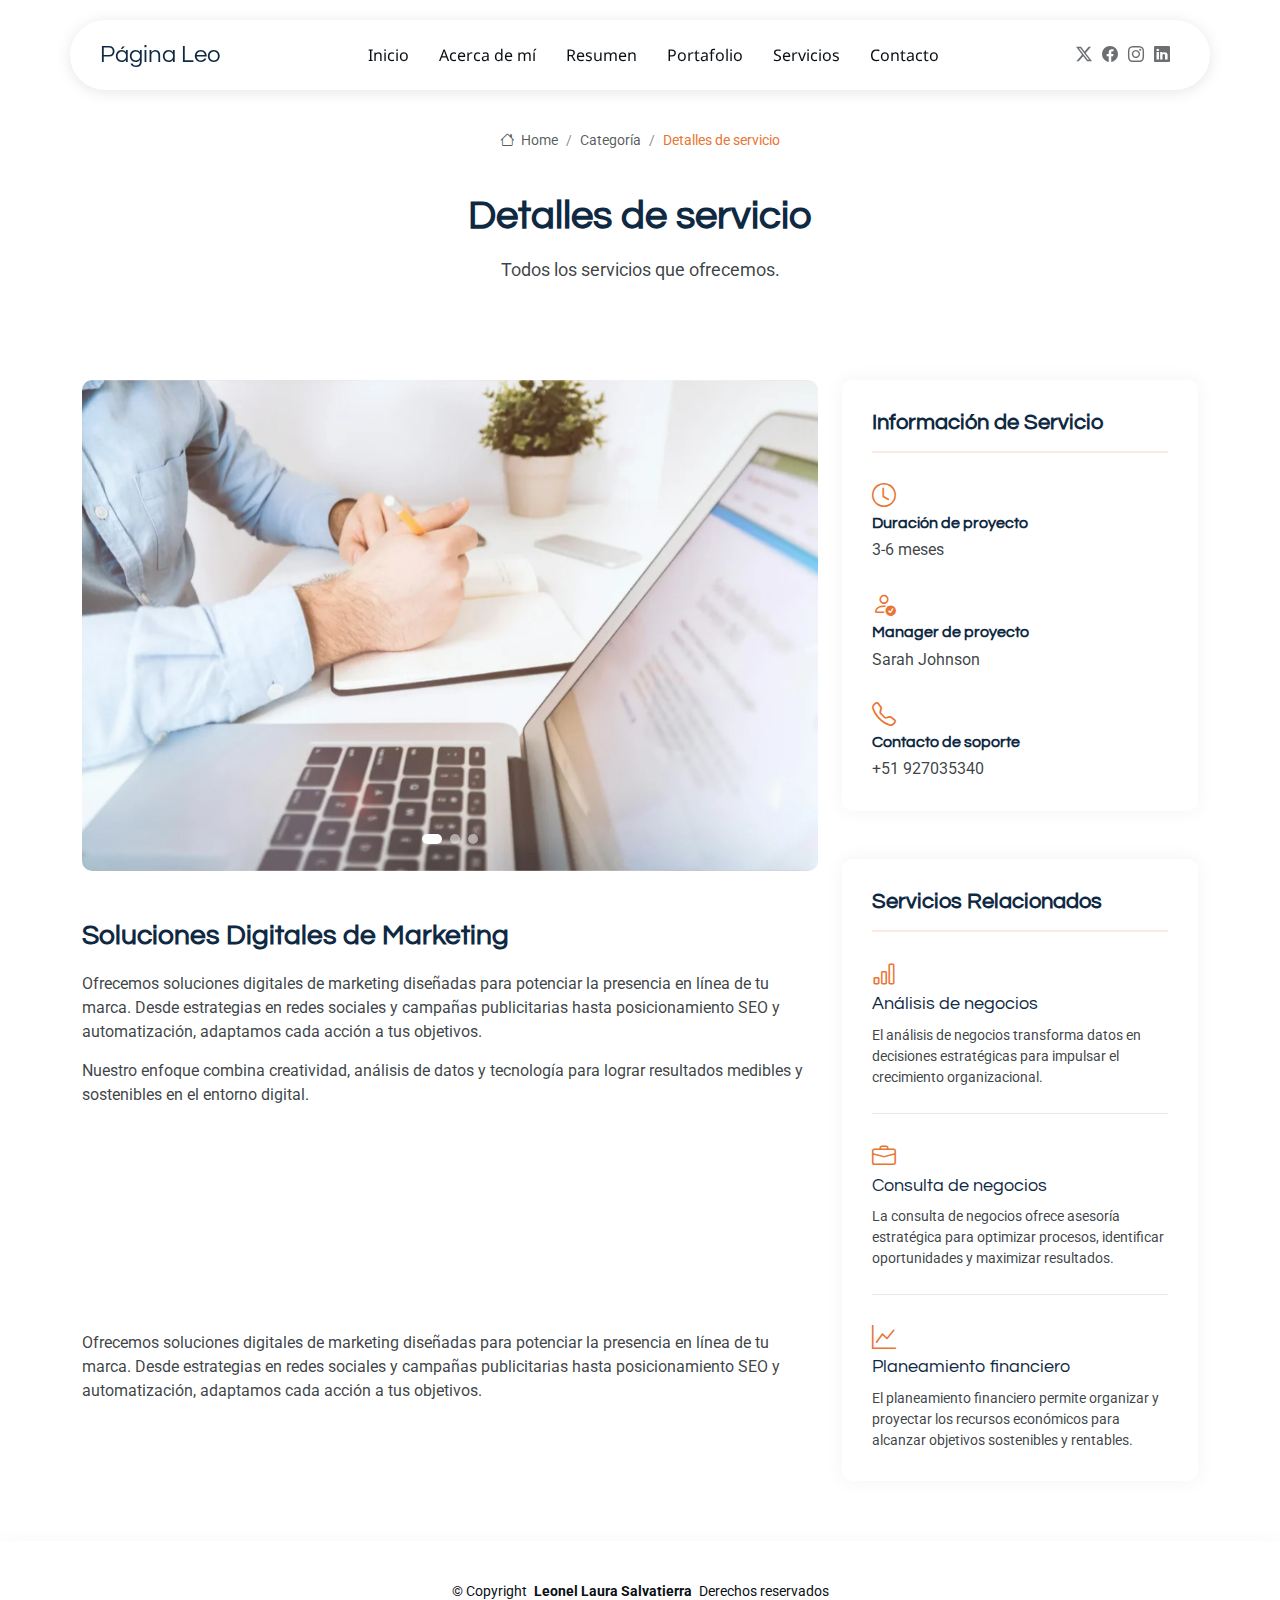
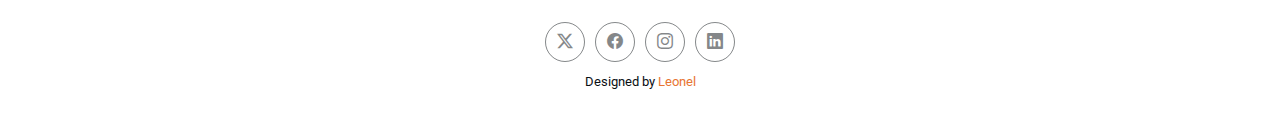
<file: service-details.html>
<!DOCTYPE html>
<html lang="en">

<head>
  <meta charset="utf-8">
  <meta content="width=device-width, initial-scale=1.0" name="viewport">
  <title>Detalle de servicios</title>
  <meta name="description" content="">
  <meta name="keywords" content="">

  <!-- Favicons -->
  <link href="assets/img/voluntario.png" rel="icon">
 

  <!-- Fonts -->
  <link href="https://fonts.googleapis.com" rel="preconnect">
  <link href="https://fonts.gstatic.com" rel="preconnect" crossorigin>
  <link href="https://fonts.googleapis.com/css2?family=Roboto:ital,wght@0,100;0,300;0,400;0,500;0,700;0,900;1,100;1,300;1,400;1,500;1,700;1,900&family=Noto+Sans:ital,wght@0,100;0,200;0,300;0,400;0,500;0,600;0,700;0,800;0,900;1,100;1,200;1,300;1,400;1,500;1,600;1,700;1,800;1,900&family=Questrial:wght@400&display=swap" rel="stylesheet">

  <!-- Vendor CSS Files -->
  <link href="assets/vendor/bootstrap/css/bootstrap.min.css" rel="stylesheet">
  <link href="assets/vendor/bootstrap-icons/bootstrap-icons.css" rel="stylesheet">
  <link href="assets/vendor/aos/aos.css" rel="stylesheet">
  <link href="assets/vendor/glightbox/css/glightbox.min.css" rel="stylesheet">
  <link href="assets/vendor/swiper/swiper-bundle.min.css" rel="stylesheet">

  <!-- Main CSS File -->
  <link href="assets/css/main.css" rel="stylesheet">

  <!-- =======================================================
  * Template Name: EasyFolio
  * Template URL: https://bootstrapmade.com/easyfolio-bootstrap-portfolio-template/
  * Updated: Feb 21 2025 with Bootstrap v5.3.3
  * Author: BootstrapMade.com
  * License: https://bootstrapmade.com/license/
  ======================================================== -->
</head>

<body class="service-details-page">

  <header id="header" class="header d-flex align-items-center sticky-top">
    <div class="header-container container-fluid container-xl position-relative d-flex align-items-center justify-content-between">

      <a href="index.html" class="logo d-flex align-items-center me-auto me-xl-0">
        <!-- Uncomment the line below if you also wish to use an image logo -->
        <!-- <img src="assets/img/logo.webp" alt=""> -->
        <h1 class="sitename">Página Leo</h1>
      </a>

      <nav id="navmenu" class="navmenu">
        <ul>
           <li><a href="index.html">Inicio</a></li>
          <li><a href="index.html#acercaDe">Acerca de mí</a></li>
          <li><a href="index.html#resumen">Resumen</a></li>
          <li><a href="index.html#portafolio">Portafolio</a></li>
          <li><a href="index.html#servicios">Servicios</a></li>
          <!-- <li class="dropdown"><a href="#"><span>Dropdown</span> <i class="bi bi-chevron-down toggle-dropdown"></i></a>
            <ul>
              <li><a href="#">Dropdown 1</a></li>
              <li class="dropdown"><a href="#"><span>Deep Dropdown</span> <i class="bi bi-chevron-down toggle-dropdown"></i></a>
                <ul>
                  <li><a href="#">Deep Dropdown 1</a></li>
                  <li><a href="#">Deep Dropdown 2</a></li>
                  <li><a href="#">Deep Dropdown 3</a></li>
                  <li><a href="#">Deep Dropdown 4</a></li>
                  <li><a href="#">Deep Dropdown 5</a></li>
                </ul>
              </li>
              <li><a href="#">Dropdown 2</a></li>
              <li><a href="#">Dropdown 3</a></li>
              <li><a href="#">Dropdown 4</a></li>
            </ul>
          </li> -->
          <li><a href="index.html#contacto">Contacto</a></li>
        </ul>
        <i class="mobile-nav-toggle d-xl-none bi bi-list"></i>
      </nav>

      <div class="header-social-links">
        <a href="#" class="twitter"><i class="bi bi-twitter-x"></i></a>
        <a href="#" class="facebook"><i class="bi bi-facebook"></i></a>
        <a href="#" class="instagram"><i class="bi bi-instagram"></i></a>
        <a href="#" class="linkedin"><i class="bi bi-linkedin"></i></a>
      </div>

    </div>
  </header>

  <main class="main">

    <!-- Page Title -->
    <div class="page-title">
      <div class="breadcrumbs">
        <nav aria-label="breadcrumb">
          <ol class="breadcrumb">
            <li class="breadcrumb-item"><a href="#"><i class="bi bi-house"></i> Home</a></li>
            <li class="breadcrumb-item"><a href="#">Categoría</a></li>
            <li class="breadcrumb-item active current">Detalles de servicio</li>
          </ol>
        </nav>
      </div>

      <div class="title-wrapper">
        <h1>Detalles de servicio</h1>
        <p>Todos los servicios que ofrecemos.</p>
      </div>
    </div><!-- End Page Title -->

    <!-- Service Details Section -->
    <section id="service-details" class="service-details section">

      <div class="container" data-aos="fade-up" data-aos-delay="100">

        <div class="row gy-4">

          <div class="col-lg-8">
            <div class="service-details-slider swiper init-swiper">
              <script type="application/json" class="swiper-config">
                {
                  "loop": true,
                  "speed": 600,
                  "autoplay": {
                    "delay": 5000
                  },
                  "slidesPerView": 1,
                  "pagination": {
                    "el": ".swiper-pagination",
                    "type": "bullets",
                    "clickable": true
                  }
                }
              </script>
              <div class="swiper-wrapper align-items-center">
                <div class="swiper-slide">
                  <img src="assets/img/services/services-1.webp" alt="" class="img-fluid" loading="lazy">
                </div>
                <div class="swiper-slide">
                  <img src="assets/img/services/services-2.webp" alt="" class="img-fluid" loading="lazy">
                </div>
                <div class="swiper-slide">
                  <img src="assets/img/services/services-3.webp" alt="" class="img-fluid" loading="lazy">
                </div>
              </div>
              <div class="swiper-pagination"></div>
            </div>

            <div class="content mt-5">
              <h3>Soluciones Digitales de Marketing</h3>
              <p>
                Ofrecemos soluciones digitales de marketing diseñadas para potenciar la presencia en línea de tu marca.
Desde estrategias en redes sociales y campañas publicitarias hasta posicionamiento SEO y automatización, adaptamos cada acción a tus objetivos.
              </p>
              <p>
                Nuestro enfoque combina creatividad, análisis de datos y tecnología para lograr resultados medibles y sostenibles en el entorno digital.
              </p>

              <div class="features mt-4">
                <div class="row gy-4">
                  <div class="col-md-6" data-aos="fade-up" data-aos-delay="100">
                    <div class="feature-box d-flex align-items-center">
                      <i class="bi bi-check"></i>
                      <h4>Optimización de búsqueda</h4>
                    </div>
                  </div>
                  <div class="col-md-6" data-aos="fade-up" data-aos-delay="200">
                    <div class="feature-box d-flex align-items-center">
                      <i class="bi bi-check"></i>
                      <h4>Marketing en Redes Sociales</h4>
                    </div>
                  </div>
                  <div class="col-md-6" data-aos="fade-up" data-aos-delay="300">
                    <div class="feature-box d-flex align-items-center">
                      <i class="bi bi-check"></i>
                      <h4>Estrategia de Marketing</h4>
                    </div>
                  </div>
                  <div class="col-md-6" data-aos="fade-up" data-aos-delay="400">
                    <div class="feature-box d-flex align-items-center">
                      <i class="bi bi-check"></i>
                      <h4>Campañas de Marketing </h4>
                    </div>
                  </div>
                </div>
              </div>

              <p class="mt-4">
                Ofrecemos soluciones digitales de marketing diseñadas para potenciar la presencia en línea de tu marca.
Desde estrategias en redes sociales y campañas publicitarias hasta posicionamiento SEO y automatización, adaptamos cada acción a tus objetivos.
              </p>
            </div>
          </div>

          <div class="col-lg-4">
            <div class="service-info">
              <h4>Información de Servicio</h4>
              <div class="info-item">
                <i class="bi bi-clock"></i>
                <h5>Duración de proyecto</h5>
                <p>3-6 meses</p>
              </div>
              <div class="info-item">
                <i class="bi bi-person-check"></i>
                <h5>Manager de proyecto</h5>
                <p>Sarah Johnson</p>
              </div>
              <div class="info-item">
                <i class="bi bi-telephone"></i>
                <h5>Contacto de soporte</h5>
                <p>+51 927035340</p>
              </div>
            </div>

            <div class="related-services mt-5">
              <h4>Servicios Relacionados</h4>
              <div class="service-item">
                <i class="bi bi-bar-chart"></i>
                <h5><a href="#">Análisis de negocios</a></h5>
                <p>El análisis de negocios transforma datos en decisiones estratégicas para impulsar el crecimiento organizacional.</p>
              </div>
              <div class="service-item">
                <i class="bi bi-briefcase"></i>
                <h5><a href="#">Consulta de negocios</a></h5>
                <p>La consulta de negocios ofrece asesoría estratégica para optimizar procesos, identificar oportunidades y maximizar resultados.</p>
              </div>
              <div class="service-item">
                <i class="bi bi-graph-up"></i>
                <h5><a href="#">Planeamiento financiero</a></h5>
                <p>El planeamiento financiero permite organizar y proyectar los recursos económicos para alcanzar objetivos sostenibles y rentables.</p>
              </div>
            </div>
          </div>

        </div>

      </div>

    </section><!-- /Service Details Section -->

  </main>

  <footer id="footer" class="footer">

    <div class="container">
      <div class="copyright text-center ">
        <p>© <span>Copyright</span> <strong class="px-1 sitename">Leonel Laura Salvatierra</strong> <span>Derechos reservados</span></p>
      </div>
      <div class="social-links d-flex justify-content-center">
        <a href=""><i class="bi bi-twitter-x"></i></a>
        <a href=""><i class="bi bi-facebook"></i></a>
        <a href=""><i class="bi bi-instagram"></i></a>
        <a href=""><i class="bi bi-linkedin"></i></a>
      </div>
      <div class="credits">
        <!-- All the links in the footer should remain intact. -->
        <!-- You can delete the links only if you've purchased the pro version. -->
        <!-- Licensing information: https://bootstrapmade.com/license/ -->
        <!-- Purchase the pro version with working PHP/AJAX contact form: [buy-url] -->
        Designed by <a href="https://bootstrapmade.com/">Leonel</a>
      </div>
    </div>

  </footer>

  <!-- Scroll Top -->
  <a href="#" id="scroll-top" class="scroll-top d-flex align-items-center justify-content-center"><i class="bi bi-arrow-up-short"></i></a>

  <!-- Vendor JS Files -->
  <script src="assets/vendor/bootstrap/js/bootstrap.bundle.min.js"></script>
  <script src="assets/vendor/php-email-form/validate.js"></script>
  <script src="assets/vendor/aos/aos.js"></script>
  <script src="assets/vendor/waypoints/noframework.waypoints.js"></script>
  <script src="assets/vendor/glightbox/js/glightbox.min.js"></script>
  <script src="assets/vendor/imagesloaded/imagesloaded.pkgd.min.js"></script>
  <script src="assets/vendor/isotope-layout/isotope.pkgd.min.js"></script>
  <script src="assets/vendor/swiper/swiper-bundle.min.js"></script>

  <!-- Main JS File -->
  <script src="assets/js/main.js"></script>

</body>

</html>
</file>
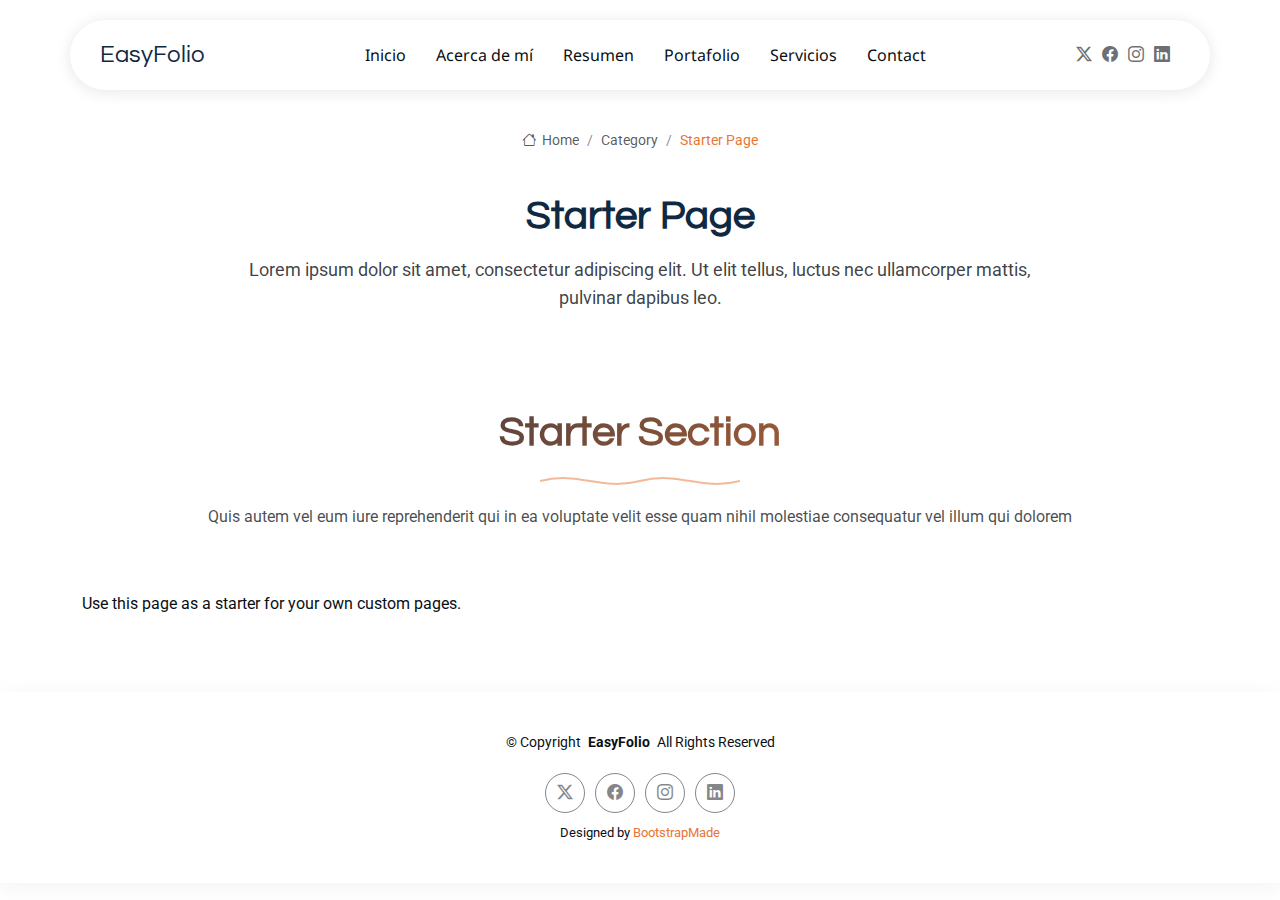
<file: starter-page.html>
<!DOCTYPE html>
<html lang="en">

<head>
  <meta charset="utf-8">
  <meta content="width=device-width, initial-scale=1.0" name="viewport">
  <title>Starter Page - EasyFolio Bootstrap Template</title>
  <meta name="description" content="">
  <meta name="keywords" content="">

  <!-- Favicons -->
  <link href="assets/img/favicon.png" rel="icon">
  <link href="assets/img/apple-touch-icon.png" rel="apple-touch-icon">

  <!-- Fonts -->
  <link href="https://fonts.googleapis.com" rel="preconnect">
  <link href="https://fonts.gstatic.com" rel="preconnect" crossorigin>
  <link href="https://fonts.googleapis.com/css2?family=Roboto:ital,wght@0,100;0,300;0,400;0,500;0,700;0,900;1,100;1,300;1,400;1,500;1,700;1,900&family=Noto+Sans:ital,wght@0,100;0,200;0,300;0,400;0,500;0,600;0,700;0,800;0,900;1,100;1,200;1,300;1,400;1,500;1,600;1,700;1,800;1,900&family=Questrial:wght@400&display=swap" rel="stylesheet">

  <!-- Vendor CSS Files -->
  <link href="assets/vendor/bootstrap/css/bootstrap.min.css" rel="stylesheet">
  <link href="assets/vendor/bootstrap-icons/bootstrap-icons.css" rel="stylesheet">
  <link href="assets/vendor/aos/aos.css" rel="stylesheet">
  <link href="assets/vendor/glightbox/css/glightbox.min.css" rel="stylesheet">
  <link href="assets/vendor/swiper/swiper-bundle.min.css" rel="stylesheet">

  <!-- Main CSS File -->
  <link href="assets/css/main.css" rel="stylesheet">

  <!-- =======================================================
  * Template Name: EasyFolio
  * Template URL: https://bootstrapmade.com/easyfolio-bootstrap-portfolio-template/
  * Updated: Feb 21 2025 with Bootstrap v5.3.3
  * Author: BootstrapMade.com
  * License: https://bootstrapmade.com/license/
  ======================================================== -->
</head>

<body class="starter-page-page">

  <header id="header" class="header d-flex align-items-center sticky-top">
    <div class="header-container container-fluid container-xl position-relative d-flex align-items-center justify-content-between">

      <a href="index.html" class="logo d-flex align-items-center me-auto me-xl-0">
        <!-- Uncomment the line below if you also wish to use an image logo -->
        <!-- <img src="assets/img/logo.webp" alt=""> -->
        <h1 class="sitename">EasyFolio</h1>
      </a>

      <nav id="navmenu" class="navmenu">
        <ul>
          <li><a href="index.html">Inicio</a></li>
          <li><a href="index.html#acercaDe">Acerca de mí</a></li>
          <li><a href="index.html#resumen">Resumen</a></li>
          <li><a href="index.html#portafolio">Portafolio</a></li>
          <li><a href="index.html#servicios">Servicios</a></li>
          <!-- <li class="dropdown"><a href="#"><span>Dropdown</span> <i class="bi bi-chevron-down toggle-dropdown"></i></a>
            <ul>
              <li><a href="#">Dropdown 1</a></li>
              <li class="dropdown"><a href="#"><span>Deep Dropdown</span> <i class="bi bi-chevron-down toggle-dropdown"></i></a>
                <ul>
                  <li><a href="#">Deep Dropdown 1</a></li>
                  <li><a href="#">Deep Dropdown 2</a></li>
                  <li><a href="#">Deep Dropdown 3</a></li>
                  <li><a href="#">Deep Dropdown 4</a></li>
                  <li><a href="#">Deep Dropdown 5</a></li>
                </ul>
              </li>
              <li><a href="#">Dropdown 2</a></li>
              <li><a href="#">Dropdown 3</a></li>
              <li><a href="#">Dropdown 4</a></li>
            </ul>
          </li> -->
          <li><a href="#contact">Contact</a></li>
        </ul>
        <i class="mobile-nav-toggle d-xl-none bi bi-list"></i>
      </nav>

      <div class="header-social-links">
        <a href="#" class="twitter"><i class="bi bi-twitter-x"></i></a>
        <a href="#" class="facebook"><i class="bi bi-facebook"></i></a>
        <a href="#" class="instagram"><i class="bi bi-instagram"></i></a>
        <a href="#" class="linkedin"><i class="bi bi-linkedin"></i></a>
      </div>

    </div>
  </header>

  <main class="main">

    <!-- Page Title -->
    <div class="page-title">
      <div class="breadcrumbs">
        <nav aria-label="breadcrumb">
          <ol class="breadcrumb">
            <li class="breadcrumb-item"><a href="#"><i class="bi bi-house"></i> Home</a></li>
            <li class="breadcrumb-item"><a href="#">Category</a></li>
            <li class="breadcrumb-item active current">Starter Page</li>
          </ol>
        </nav>
      </div>

      <div class="title-wrapper">
        <h1>Starter Page</h1>
        <p>Lorem ipsum dolor sit amet, consectetur adipiscing elit. Ut elit tellus, luctus nec ullamcorper mattis, pulvinar dapibus leo.</p>
      </div>
    </div><!-- End Page Title -->

    <!-- Starter Section Section -->
    <section id="starter-section" class="starter-section section">

      <!-- Section Title -->
      <div class="container section-title" data-aos="fade-up">
        <h2>Starter Section</h2>
        <div class="title-shape">
          <svg viewBox="0 0 200 20" xmlns="http://www.w3.org/2000/svg">
            <path d="M 0,10 C 40,0 60,20 100,10 C 140,0 160,20 200,10" fill="none" stroke="currentColor" stroke-width="2"></path>
          </svg>
        </div>
        <p>Quis autem vel eum iure reprehenderit qui in ea voluptate velit esse quam nihil molestiae consequatur vel illum qui dolorem</p>
      </div><!-- End Section Title -->

      <div class="container" data-aos="fade-up">
        <p>Use this page as a starter for your own custom pages.</p>
      </div>

    </section><!-- /Starter Section Section -->

  </main>

  <footer id="footer" class="footer">

    <div class="container">
      <div class="copyright text-center ">
        <p>© <span>Copyright</span> <strong class="px-1 sitename">EasyFolio</strong> <span>All Rights Reserved</span></p>
      </div>
      <div class="social-links d-flex justify-content-center">
        <a href=""><i class="bi bi-twitter-x"></i></a>
        <a href=""><i class="bi bi-facebook"></i></a>
        <a href=""><i class="bi bi-instagram"></i></a>
        <a href=""><i class="bi bi-linkedin"></i></a>
      </div>
      <div class="credits">
        <!-- All the links in the footer should remain intact. -->
        <!-- You can delete the links only if you've purchased the pro version. -->
        <!-- Licensing information: https://bootstrapmade.com/license/ -->
        <!-- Purchase the pro version with working PHP/AJAX contact form: [buy-url] -->
        Designed by <a href="https://bootstrapmade.com/">BootstrapMade</a>
      </div>
    </div>

  </footer>

  <!-- Scroll Top -->
  <a href="#" id="scroll-top" class="scroll-top d-flex align-items-center justify-content-center"><i class="bi bi-arrow-up-short"></i></a>

  <!-- Vendor JS Files -->
  <script src="assets/vendor/bootstrap/js/bootstrap.bundle.min.js"></script>
  <script src="assets/vendor/php-email-form/validate.js"></script>
  <script src="assets/vendor/aos/aos.js"></script>
  <script src="assets/vendor/waypoints/noframework.waypoints.js"></script>
  <script src="assets/vendor/glightbox/js/glightbox.min.js"></script>
  <script src="assets/vendor/imagesloaded/imagesloaded.pkgd.min.js"></script>
  <script src="assets/vendor/isotope-layout/isotope.pkgd.min.js"></script>
  <script src="assets/vendor/swiper/swiper-bundle.min.js"></script>

  <!-- Main JS File -->
  <script src="assets/js/main.js"></script>

</body>

</html>
</file>
<file: assets/css/main.css>
/**
* Template Name: EasyFolio
* Template URL: https://bootstrapmade.com/easyfolio-bootstrap-portfolio-template/
* Updated: Feb 21 2025 with Bootstrap v5.3.3
* Author: BootstrapMade.com
* License: https://bootstrapmade.com/license/
*/

/*--------------------------------------------------------------
# Font & Color Variables
# Help: https://bootstrapmade.com/color-system/
--------------------------------------------------------------*/
/* Fonts */
:root {
  --default-font: "Roboto",  system-ui, -apple-system, "Segoe UI", Roboto, "Helvetica Neue", Arial, "Noto Sans", "Liberation Sans", sans-serif, "Apple Color Emoji", "Segoe UI Emoji", "Segoe UI Symbol", "Noto Color Emoji";
  --heading-font: "Questrial",  sans-serif;
  --nav-font: "Noto Sans",  sans-serif;
}

/* Global Colors - The following color variables are used throughout the website. Updating them here will change the color scheme of the entire website */
:root { 
  --background-color: #ffffff; /* Background color for the entire website, including individual sections */
  --default-color: #0a0f14; /* Default color used for the majority of the text content across the entire website */
  --heading-color: #0f2943; /* Color for headings, subheadings and title throughout the website */
  --accent-color: #e87532; /* Accent color that represents your brand on the website. It's used for buttons, links, and other elements that need to stand out */
  --surface-color: #ffffff; /* The surface color is used as a background of boxed elements within sections, such as cards, icon boxes, or other elements that require a visual separation from the global background. */
  --contrast-color: #ffffff; /* Contrast color for text, ensuring readability against backgrounds of accent, heading, or default colors. */
}

/* Nav Menu Colors - The following color variables are used specifically for the navigation menu. They are separate from the global colors to allow for more customization options */
:root {
  --nav-color: #0a0f14;  /* The default color of the main navmenu links */
  --nav-hover-color: #e87532; /* Applied to main navmenu links when they are hovered over or active */
  --nav-mobile-background-color: #ffffff; /* Used as the background color for mobile navigation menu */
  --nav-dropdown-background-color: #ffffff; /* Used as the background color for dropdown items that appear when hovering over primary navigation items */
  --nav-dropdown-color: #0a0f14; /* Used for navigation links of the dropdown items in the navigation menu. */
  --nav-dropdown-hover-color: #e87532; /* Similar to --nav-hover-color, this color is applied to dropdown navigation links when they are hovered over. */
}

/* Color Presets - These classes override global colors when applied to any section or element, providing reuse of the sam color scheme. */

.light-background {
  --background-color: #faf9fb;
  --surface-color: #ffffff;
}

.dark-background {
  --background-color: #060606;
  --default-color: #ffffff;
  --heading-color: #ffffff;
  --surface-color: #252525;
  --contrast-color: #ffffff;
}

/* Smooth scroll */
:root {
  scroll-behavior: smooth;
}

/*--------------------------------------------------------------
# General Styling & Shared Classes
--------------------------------------------------------------*/
body {
  color: var(--default-color);
  background-color: var(--background-color);
  font-family: var(--default-font);
}

a {
  color: var(--accent-color);
  text-decoration: none;
  transition: 0.3s;
}

a:hover {
  color: color-mix(in srgb, var(--accent-color), transparent 25%);
  text-decoration: none;
}

h1,
h2,
h3,
h4,
h5,
h6 {
  color: var(--heading-color);
  font-family: var(--heading-font);
}

/* PHP Email Form Messages
------------------------------*/
.php-email-form .error-message {
  display: none;
  background: #df1529;
  color: #ffffff;
  text-align: left;
  padding: 15px;
  margin-bottom: 24px;
  font-weight: 600;
}

.php-email-form .sent-message {
  display: none;
  color: #ffffff;
  background: #059652;
  text-align: center;
  padding: 15px;
  margin-bottom: 24px;
  font-weight: 600;
}

.php-email-form .loading {
  display: none;
  background: var(--surface-color);
  text-align: center;
  padding: 15px;
  margin-bottom: 24px;
}

.php-email-form .loading:before {
  content: "";
  display: inline-block;
  border-radius: 50%;
  width: 24px;
  height: 24px;
  margin: 0 10px -6px 0;
  border: 3px solid var(--accent-color);
  border-top-color: var(--surface-color);
  animation: php-email-form-loading 1s linear infinite;
}

@keyframes php-email-form-loading {
  0% {
    transform: rotate(0deg);
  }

  100% {
    transform: rotate(360deg);
  }
}

/*--------------------------------------------------------------
# Global Header
--------------------------------------------------------------*/
.header {
  color: var(--default-color);
  background-color: var(--background-color);
  padding: 20px 0;
  transition: all 0.5s;
  z-index: 997;
}

.header .header-container {
  background: var(--surface-color);
  border-radius: 50px;
  padding: 5px 25px;
  box-shadow: 0px 2px 15px rgba(0, 0, 0, 0.1);
}

.header .logo {
  line-height: 1;
}

.header .logo img {
  max-height: 36px;
  margin-right: 8px;
}

.header .logo h1 {
  font-size: 24px;
  margin: 0;
  padding-left: 5px;
  font-weight: 500;
  color: var(--heading-color);
}

.header .header-social-links {
  padding-right: 15px;
}

.header .header-social-links a {
  color: color-mix(in srgb, var(--default-color), transparent 40%);
  padding-left: 6px;
  display: inline-block;
  transition: 0.3s;
  font-size: 16px;
}

.header .header-social-links a:hover {
  color: var(--accent-color);
}

.header .header-social-links a i {
  line-height: 0px;
}

@media (max-width: 1200px) {
  .header {
    padding-top: 10px;
  }

  .header .header-container {
    margin-left: 10px;
    margin-right: 10px;
    padding: 10px 5px 10px 15px;
  }

  .header .logo {
    order: 1;
  }

  .header .header-social-links {
    order: 2;
  }

  .header .navmenu {
    order: 3;
  }
}

/*--------------------------------------------------------------
# Navigation Menu
--------------------------------------------------------------*/
/* Navmenu - Desktop */
@media (min-width: 1200px) {
  .navmenu {
    padding: 0;
  }

  .navmenu ul {
    margin: 0;
    padding: 0;
    display: flex;
    list-style: none;
    align-items: center;
  }

  .navmenu li {
    position: relative;
  }

  .navmenu a,
  .navmenu a:focus {
    color: var(--nav-color);
    padding: 18px 15px;
    font-size: 16px;
    font-family: var(--nav-font);
    font-weight: 400;
    display: flex;
    align-items: center;
    justify-content: space-between;
    white-space: nowrap;
    transition: 0.3s;
  }

  .navmenu a i,
  .navmenu a:focus i {
    font-size: 12px;
    line-height: 0;
    margin-left: 5px;
    transition: 0.3s;
  }

  .navmenu li:last-child a {
    padding-right: 0;
  }

  .navmenu li:hover>a,
  .navmenu .active,
  .navmenu .active:focus {
    color: var(--nav-hover-color);
  }

  .navmenu .dropdown ul {
    margin: 0;
    padding: 10px 0;
    background: var(--nav-dropdown-background-color);
    display: block;
    position: absolute;
    visibility: hidden;
    left: 14px;
    top: 130%;
    opacity: 0;
    transition: 0.3s;
    border-radius: 4px;
    z-index: 99;
    box-shadow: 0px 0px 30px rgba(0, 0, 0, 0.1);
  }

  .navmenu .dropdown ul li {
    min-width: 200px;
  }

  .navmenu .dropdown ul a {
    padding: 10px 20px;
    font-size: 15px;
    text-transform: none;
    color: var(--nav-dropdown-color);
  }

  .navmenu .dropdown ul a i {
    font-size: 12px;
  }

  .navmenu .dropdown ul a:hover,
  .navmenu .dropdown ul .active:hover,
  .navmenu .dropdown ul li:hover>a {
    color: var(--nav-dropdown-hover-color);
  }

  .navmenu .dropdown:hover>ul {
    opacity: 1;
    top: 100%;
    visibility: visible;
  }

  .navmenu .dropdown .dropdown ul {
    top: 0;
    left: -90%;
    visibility: hidden;
  }

  .navmenu .dropdown .dropdown:hover>ul {
    opacity: 1;
    top: 0;
    left: -100%;
    visibility: visible;
  }
}

/* Navmenu - Mobile */
@media (max-width: 1199px) {
  .mobile-nav-toggle {
    color: var(--nav-color);
    font-size: 28px;
    line-height: 0;
    margin-right: 10px;
    cursor: pointer;
    transition: color 0.3s;
  }

  .navmenu {
    padding: 0;
    z-index: 9997;
  }

  .navmenu ul {
    display: none;
    list-style: none;
    position: absolute;
    inset: 60px 20px 20px 20px;
    padding: 10px 0;
    margin: 0;
    border-radius: 6px;
    background-color: var(--nav-mobile-background-color);
    overflow-y: auto;
    transition: 0.3s;
    z-index: 9998;
    box-shadow: 0px 0px 30px rgba(0, 0, 0, 0.1);
  }

  .navmenu a,
  .navmenu a:focus {
    color: var(--nav-dropdown-color);
    padding: 10px 20px;
    font-family: var(--nav-font);
    font-size: 17px;
    font-weight: 500;
    display: flex;
    align-items: center;
    justify-content: space-between;
    white-space: nowrap;
    transition: 0.3s;
  }

  .navmenu a i,
  .navmenu a:focus i {
    font-size: 12px;
    line-height: 0;
    margin-left: 5px;
    width: 30px;
    height: 30px;
    display: flex;
    align-items: center;
    justify-content: center;
    border-radius: 50%;
    transition: 0.3s;
    background-color: color-mix(in srgb, var(--accent-color), transparent 90%);
  }

  .navmenu a i:hover,
  .navmenu a:focus i:hover {
    background-color: var(--accent-color);
    color: var(--contrast-color);
  }

  .navmenu a:hover,
  .navmenu .active,
  .navmenu .active:focus {
    color: var(--nav-dropdown-hover-color);
  }

  .navmenu .active i,
  .navmenu .active:focus i {
    background-color: var(--accent-color);
    color: var(--contrast-color);
    transform: rotate(180deg);
  }

  .navmenu .dropdown ul {
    position: static;
    display: none;
    z-index: 99;
    padding: 10px 0;
    margin: 10px 20px;
    background-color: var(--nav-dropdown-background-color);
    border: 1px solid color-mix(in srgb, var(--default-color), transparent 90%);
    box-shadow: none;
    transition: all 0.5s ease-in-out;
  }

  .navmenu .dropdown ul ul {
    background-color: rgba(33, 37, 41, 0.1);
  }

  .navmenu .dropdown>.dropdown-active {
    display: block;
    background-color: rgba(33, 37, 41, 0.03);
  }

  .mobile-nav-active {
    overflow: hidden;
  }

  .mobile-nav-active .mobile-nav-toggle {
    color: #fff;
    position: absolute;
    font-size: 32px;
    top: 15px;
    right: 15px;
    margin-right: 0;
    z-index: 9999;
  }

  .mobile-nav-active .navmenu {
    position: fixed;
    overflow: hidden;
    inset: 0;
    background: rgba(33, 37, 41, 0.8);
    transition: 0.3s;
  }

  .mobile-nav-active .navmenu>ul {
    display: block;
  }
}

/*--------------------------------------------------------------
# Global Footer
--------------------------------------------------------------*/
.footer {
  color: var(--default-color);
  background-color: var(--background-color);
  font-size: 14px;
  padding: 40px 0;
  position: relative;
  box-shadow: 0 5px 25px rgba(0, 0, 0, 0.05);
}

.footer .copyright p {
  margin-bottom: 0;
}

.footer .social-links {
  margin-top: 20px;
}

.footer .social-links a {
  display: flex;
  align-items: center;
  justify-content: center;
  width: 40px;
  height: 40px;
  border-radius: 50%;
  border: 1px solid color-mix(in srgb, var(--default-color), transparent 50%);
  font-size: 16px;
  color: color-mix(in srgb, var(--default-color), transparent 50%);
  margin: 0 5px;
  transition: 0.3s;
}

.footer .social-links a:hover {
  color: var(--accent-color);
  border-color: var(--accent-color);
}

.footer .credits {
  margin-top: 10px;
  font-size: 13px;
  text-align: center;
}

/*--------------------------------------------------------------
# Scroll Top Button
--------------------------------------------------------------*/
.scroll-top {
  position: fixed;
  visibility: hidden;
  opacity: 0;
  right: 15px;
  bottom: -15px;
  z-index: 99999;
  background-color: var(--accent-color);
  width: 44px;
  height: 44px;
  border-radius: 50px;
  transition: all 0.4s;
}

.scroll-top i {
  font-size: 24px;
  color: var(--contrast-color);
  line-height: 0;
}

.scroll-top:hover {
  background-color: color-mix(in srgb, var(--accent-color), transparent 20%);
  color: var(--contrast-color);
}

.scroll-top.active {
  visibility: visible;
  opacity: 1;
  bottom: 15px;
}

/*--------------------------------------------------------------
# Disable aos animation delay on mobile devices
--------------------------------------------------------------*/
@media screen and (max-width: 768px) {
  [data-aos-delay] {
    transition-delay: 0 !important;
  }
}

/*--------------------------------------------------------------
# Global Page Titles & Breadcrumbs
--------------------------------------------------------------*/
.page-title {
  text-align: center;
  padding: 20px 0;
}

.page-title .breadcrumbs {
  margin-bottom: 1.5rem;
}

.page-title .breadcrumbs .breadcrumb {
  justify-content: center;
  margin: 0;
  padding: 0;
  background: none;
}

.page-title .breadcrumbs .breadcrumb .breadcrumb-item {
  font-size: 0.9rem;
  color: color-mix(in srgb, var(--default-color), transparent 30%);
}

.page-title .breadcrumbs .breadcrumb .breadcrumb-item.active {
  color: var(--accent-color);
}

.page-title .breadcrumbs .breadcrumb .breadcrumb-item a {
  color: inherit;
  text-decoration: none;
  transition: color 0.3s ease;
}

.page-title .breadcrumbs .breadcrumb .breadcrumb-item a:hover {
  color: var(--accent-color);
}

.page-title .breadcrumbs .breadcrumb .breadcrumb-item a i {
  font-size: 0.9rem;
  margin-right: 0.2rem;
}

.page-title .breadcrumbs .breadcrumb .breadcrumb-item+.breadcrumb-item::before {
  color: color-mix(in srgb, var(--default-color), transparent 50%);
}

.page-title .title-wrapper {
  max-width: 800px;
  margin: 0 auto;
  padding: 1rem 0;
}

.page-title .title-wrapper h1 {
  font-size: 2.5rem;
  margin-bottom: 1rem;
  font-weight: 700;
  color: var(--heading-color);
}

.page-title .title-wrapper p {
  font-size: 1.1rem;
  color: color-mix(in srgb, var(--default-color), transparent 20%);
  margin: 0;
  line-height: 1.6;
}

@media (max-width: 768px) {
  .page-title .title-wrapper h1 {
    font-size: 2rem;
  }

  .page-title .title-wrapper p {
    font-size: 1rem;
  }
}

@media (max-width: 576px) {
  .page-title .title-wrapper h1 {
    font-size: 1.75rem;
  }
}

/*--------------------------------------------------------------
# Global Sections
--------------------------------------------------------------*/
section,
.section {
  color: var(--default-color);
  background-color: var(--background-color);
  padding: 60px 0;
  scroll-margin-top: 90px;
  overflow: clip;
}

@media (max-width: 1199px) {

  section,
  .section {
    scroll-margin-top: 66px;
  }
}

/*--------------------------------------------------------------
# Global Section Titles
--------------------------------------------------------------*/
.section-title {
  text-align: center;
  padding-bottom: 60px;
  position: relative;
}

.section-title h2 {
  font-size: 42px;
  font-weight: 700;
  margin-bottom: 10px;
  background: linear-gradient(120deg, var(--heading-color), var(--accent-color));
  -webkit-background-clip: text;
  -webkit-text-fill-color: transparent;
  background-clip: text;
  position: relative;
}

.section-title .title-shape {
  width: 200px;
  height: 20px;
  margin: 0 auto;
  color: var(--accent-color);
  opacity: 0.5;
}

.section-title .title-shape svg {
  width: 100%;
  height: 100%;
}

.section-title p {
  margin: 15px auto 0;
  font-size: 16px;
  max-width: 900px;
  color: color-mix(in srgb, var(--default-color), transparent 25%);
  line-height: 1.8;
}

@media (max-width: 768px) {
  .section-title h2 {
    font-size: 32px;
  }

  .section-title .subtitle-wrapper .subtitle {
    font-size: 13px;
  }
}

/*--------------------------------------------------------------
# inicio Section
--------------------------------------------------------------*/
.inicio {
  padding: 80px 0;
  position: relative;
  overflow: hidden;
}

.inicio .content h2 {
  font-size: 3.5rem;
  font-weight: 700;
  line-height: 1.2;
  margin-bottom: 1.5rem;
}

@media (max-width: 991px) {
  .inicio .content h2 {
    font-size: 2.5rem;
  }
}

.inicio .content .lead {
  font-size: 1.25rem;
  margin-bottom: 2rem;
  color: color-mix(in srgb, var(--default-color), transparent 20%);
}

.inicio .cta-buttons {
  display: flex;
  gap: 1rem;
  margin-bottom: 3rem;
}

@media (max-width: 576px) {
  .inicio .cta-buttons {
    flex-direction: column;
  }
}

.inicio .cta-buttons .btn {
  padding: 0.8rem 2rem;
  font-size: 1rem;
  font-weight: 500;
  border-radius: 50px;
  transition: all 0.3s ease;
}

.inicio .cta-buttons .btn.btn-primary {
  background-color: var(--accent-color);
  border-color: var(--accent-color);
  color: var(--contrast-color);
}

.inicio .cta-buttons .btn.btn-primary:hover {
  background-color: color-mix(in srgb, var(--accent-color), transparent 15%);
  border-color: color-mix(in srgb, var(--accent-color), transparent 15%);
  transform: translateY(-2px);
}

.inicio .cta-buttons .btn.btn-outline {
  border: 2px solid color-mix(in srgb, var(--accent-color), transparent 70%);
  color: var(--accent-color);
  background: transparent;
}

.inicio .cta-buttons .btn.btn-outline:hover {
  background-color: var(--accent-color);
  color: var(--contrast-color);
  transform: translateY(-2px);
}

.inicio .inicio-stats {
  display: flex;
  gap: 3rem;
  margin-top: 2rem;
}

@media (max-width: 576px) {
  .inicio .inicio-stats {
    flex-direction: column;
    gap: 1.5rem;
  }
}

.inicio .inicio-stats .stat-item .stat-number {
  display: block;
  font-size: 2.5rem;
  font-weight: 700;
  color: var(--heading-color);
  line-height: 1;
}

.inicio .inicio-stats .stat-item .stat-label {
  font-size: 0.9rem;
  color: color-mix(in srgb, var(--default-color), transparent 30%);
  margin-top: 0.5rem;
  display: block;
}

.inicio .inicio-image {
  position: relative;
  padding: 2rem;
}

.inicio .inicio-image img {
  position: relative;
  z-index: 2;
}

.inicio .inicio-image .shape-1,
.inicio .inicio-image .shape-2 {
  position: absolute;
  border-radius: 30% 70% 70% 30%/30% 30% 70% 70%;
  z-index: 1;
}

.inicio .inicio-image .shape-1 {
  width: 300px;
  height: 300px;
  background-color: color-mix(in srgb, var(--accent-color), transparent 85%);
  top: -20px;
  right: -20px;
  animation: morphShape 15s linear infinite;
}

.inicio .inicio-image .shape-2 {
  width: 200px;
  height: 200px;
  background-color: color-mix(in srgb, var(--heading-color), transparent 90%);
  bottom: -20px;
  left: -20px;
  animation: morphShape 20s linear infinite reverse;
}

@media (max-width: 991px) {
  .inicio {
    text-align: center;
    padding: 60px 0;
  }

  .inicio .cta-buttons {
    justify-content: center;
  }

  .inicio .inicio-stats {
    justify-content: center;
  }

  .inicio .inicio-image {
    margin-top: 3rem;
  }
}

@keyframes morphShape {
  0% {
    border-radius: 30% 70% 70% 30%/30% 30% 70% 70%;
  }

  25% {
    border-radius: 58% 42% 75% 25%/76% 46% 54% 24%;
  }

  50% {
    border-radius: 50% 50% 33% 67%/55% 27% 73% 45%;
  }

  75% {
    border-radius: 33% 67% 58% 42%/63% 68% 32% 37%;
  }

  100% {
    border-radius: 30% 70% 70% 30%/30% 30% 70% 70%;
  }
}

/*--------------------------------------------------------------
# acercaDe Section
--------------------------------------------------------------*/
.acercaDe .acercaDe-image {
  position: relative;
}

.acercaDe .acercaDe-image img {
  box-shadow: 0 0 30px rgba(0, 0, 0, 0.1);
}

.acercaDe .acercaDe-content {
  padding-left: 2rem;
}

@media (max-width: 991.98px) {
  .acercaDe .acercaDe-content {
    padding-left: 0;
    margin-top: 3rem;
  }
}

.acercaDe .acercaDe-content .subtitle {
  font-size: 0.875rem;
  font-weight: 600;
  letter-spacing: 2px;
  color: var(--accent-color);
  margin-bottom: 1rem;
  display: block;
}

.acercaDe .acercaDe-content h2 {
  font-size: 2rem;
  font-weight: 700;
  margin-bottom: 1.5rem;
}

.acercaDe .acercaDe-content .lead {
  font-size: 1.1rem;
  color: color-mix(in srgb, var(--default-color), transparent 25%);
}

.acercaDe .personal-info {
  margin-top: 2rem;
  padding: 2rem;
  background-color: var(--surface-color);
  border-radius: 1rem;
  box-shadow: 0 0 30px rgba(0, 0, 0, 0.05);
}

.acercaDe .personal-info .info-item {
  display: flex;
  flex-direction: column;
  gap: 0.5rem;
}

.acercaDe .personal-info .info-item .label {
  font-size: 0.875rem;
  color: color-mix(in srgb, var(--default-color), transparent 40%);
}

.acercaDe .personal-info .info-item .value {
  font-weight: 600;
  color: var(--heading-color);
}

.acercaDe .signature {
  display: flex;
  align-items: center;
  gap: 1.5rem;
}

.acercaDe .signature .signature-image {
  max-width: 150px;
}

.acercaDe .signature .signature-info h4 {
  font-size: 1.25rem;
  margin-bottom: 0.25rem;
}

.acercaDe .signature .signature-info p {
  font-size: 0.875rem;
  color: color-mix(in srgb, var(--default-color), transparent 40%);
  margin: 0;
}

/*--------------------------------------------------------------
# Skills Section
--------------------------------------------------------------*/
.skills .skill-box {
  background-color: var(--surface-color);
  padding: 2rem;
  border-radius: 8px;
  box-shadow: 0 0 20px rgba(0, 0, 0, 0.05);
}

.skills .skill-box h3 {
  font-size: 1.2rem;
  margin-bottom: 1rem;
  font-weight: 600;
}

.skills .skill-box p {
  font-size: 0.9rem;
  margin-bottom: 0.8rem;
  opacity: 0.6;
}

.skills .skill-box .progress {
  background-color: color-mix(in srgb, var(--accent-color), transparent 85%);
  border-radius: 50px;
  height: 8px;
  margin-top: 5px;
  overflow: hidden;
}

.skills .skill-box .progress .progress-bar {
  background-color: var(--accent-color);
  height: 100%;
  position: relative;
  border-radius: 50px;
  transition: 0.9s;
  width: 1px;
}
.skills .skill-box .skill-icon {
  display: flex;
  align-items: center;
  justify-content: center;
  width: 50px;
  height: 50px;
  border-radius: 50%;
  background-color: color-mix(in srgb, var(--accent-color), transparent 85%);
  margin-bottom: 1rem;
}

/*--------------------------------------------------------------
# Resume Section
--------------------------------------------------------------*/
.resume .resume-wrapper .resume-block {
  margin-bottom: 3rem;
}

.resume .resume-wrapper .resume-block:last-child {
  margin-bottom: 0;
}

.resume .resume-wrapper .resume-block h2 {
  font-size: 2rem;
  margin-bottom: 0.8rem;
  font-weight: 700;
}

.resume .resume-wrapper .resume-block h2 span {
  color: var(--accent-color);
}

.resume .resume-wrapper .resume-block .lead {
  color: color-mix(in srgb, var(--default-color), transparent 25%);
  margin-bottom: 3rem;
}

.resume .resume-wrapper .timeline {
  position: relative;
}

.resume .resume-wrapper .timeline::before {
  content: "";
  position: absolute;
  left: 20%;
  top: 0;
  height: 100%;
  width: 2px;
  background-color: color-mix(in srgb, var(--accent-color), transparent 85%);
}

.resume .resume-wrapper .timeline .timeline-item {
  display: flex;
  align-items: flex-start;
  margin-bottom: 2.5rem;
  position: relative;
}

.resume .resume-wrapper .timeline .timeline-item:last-child {
  margin-bottom: 0;
}

.resume .resume-wrapper .timeline .timeline-item .timeline-left {
  width: 20%;
  padding-right: 3rem;
}

.resume .resume-wrapper .timeline .timeline-item .timeline-left .company {
  color: var(--heading-color);
  font-weight: 600;
  font-size: 1.1rem;
  margin-bottom: 0.25rem;
}

.resume .resume-wrapper .timeline .timeline-item .timeline-left .period {
  color: var(--accent-color);
  font-size: 0.9rem;
}

.resume .resume-wrapper .timeline .timeline-item .timeline-dot {
  position: absolute;
  left: calc(20% + 1px);
  transform: translateX(-50%);
  width: 1rem;
  height: 1rem;
  background-color: var(--accent-color);
  border-radius: 50%;
}

.resume .resume-wrapper .timeline .timeline-item .timeline-right {
  width: 70%;
  padding-left: 3rem;
  margin-top: -4px;
}

.resume .resume-wrapper .timeline .timeline-item .timeline-right .position {
  color: var(--heading-color);
  font-size: 1.2rem;
  margin-bottom: 0.6rem;
  font-weight: 600;
}

.resume .resume-wrapper .timeline .timeline-item .timeline-right .description {
  color: color-mix(in srgb, var(--default-color), transparent 25%);
}

.resume .resume-wrapper .timeline .timeline-item .timeline-right ul {
  padding-left: 15px;
}

.resume .resume-wrapper .timeline .timeline-item .timeline-right ul li {
  padding-bottom: 12px;
}

@media (max-width: 992px) {
  .resume .resume-wrapper .resume-block h2 {
    font-size: 2rem;
  }

  .resume .resume-wrapper .timeline::before {
    left: 1rem;
  }

  .resume .resume-wrapper .timeline .timeline-item {
    flex-direction: column;
    margin-bottom: 20px;
  }

  .resume .resume-wrapper .timeline .timeline-item .timeline-left {
    width: 100%;
    text-align: left;
    padding-right: 0;
    padding-left: 2.5rem;
    margin-bottom: 1.6rem;
    margin-top: -4px;
  }

  .resume .resume-wrapper .timeline .timeline-item .timeline-dot {
    left: calc(1rem + 1px);
  }

  .resume .resume-wrapper .timeline .timeline-item .timeline-right {
    width: 100%;
    padding-left: 2.5rem;
  }
}

/*--------------------------------------------------------------
# Portfolio Section
--------------------------------------------------------------*/
.portfolio .portfolio-filters-container {
  margin-bottom: 40px;
}

.portfolio .portfolio-filters {
  display: flex;
  justify-content: center;
  gap: 15px;
  flex-wrap: wrap;
  padding: 0;
  margin: 0;
  list-style: none;
}

.portfolio .portfolio-filters li {
  font-size: 15px;
  font-weight: 500;
  padding: 8px 20px;
  cursor: pointer;
  border-radius: 30px;
  background-color: color-mix(in srgb, var(--surface-color), transparent 50%);
  color: var(--default-color);
  transition: all 0.3s ease-in-out;
}

.portfolio .portfolio-filters li:hover {
  background-color: color-mix(in srgb, var(--accent-color), transparent 85%);
  color: var(--accent-color);
  transform: translateY(-2px);
}

.portfolio .portfolio-filters li.filter-active {
  background-color: var(--accent-color);
  color: var(--contrast-color);
}

.portfolio .portfolio-card {
  background-color: var(--surface-color);
  border-radius: 15px;
  overflow: hidden;
  box-shadow: 0 5px 25px rgba(0, 0, 0, 0.05);
  transition: all 0.3s ease-in-out;
}

.portfolio .portfolio-card:hover {
  transform: translateY(-10px);
  box-shadow: 0 8px 35px rgba(0, 0, 0, 0.1);
}

.portfolio .portfolio-card:hover .portfolio-overlay {
  opacity: 1;
  visibility: visible;
}

.portfolio .portfolio-card:hover .portfolio-overlay .portfolio-actions {
  transform: translateY(0);
}

.portfolio .portfolio-card .portfolio-image {
  position: relative;
  overflow: hidden;
  aspect-ratio: 16/10;
}

.portfolio .portfolio-card .portfolio-image img {
  width: 100%;
  height: 100%;
  object-fit: cover;
  transition: transform 0.6s ease-in-out;
}

.portfolio .portfolio-card .portfolio-overlay {
  position: absolute;
  top: 0;
  left: 0;
  width: 100%;
  height: 100%;
  background: linear-gradient(to top, rgba(0, 0, 0, 0.7), transparent);
  opacity: 0;
  visibility: hidden;
  transition: all 0.4s ease-in-out;
  display: flex;
  align-items: flex-end;
  padding: 20px;
}

.portfolio .portfolio-card .portfolio-overlay .portfolio-actions {
  transform: translateY(20px);
  transition: all 0.4s ease-in-out;
  display: flex;
  gap: 15px;
}

.portfolio .portfolio-card .portfolio-overlay .portfolio-actions a {
  width: 45px;
  height: 45px;
  background-color: var(--surface-color);
  border-radius: 50%;
  display: flex;
  align-items: center;
  justify-content: center;
  color: var(--accent-color);
  font-size: 20px;
  transition: all 0.3s ease;
}

.portfolio .portfolio-card .portfolio-overlay .portfolio-actions a:hover {
  background-color: var(--accent-color);
  color: var(--contrast-color);
  transform: scale(1.1);
}

.portfolio .portfolio-card .portfolio-content {
  padding: 25px;
}

.portfolio .portfolio-card .portfolio-content .category {
  font-size: 14px;
  color: var(--accent-color);
  text-transform: uppercase;
  letter-spacing: 1px;
  font-weight: 500;
  display: block;
  margin-bottom: 10px;
}

.portfolio .portfolio-card .portfolio-content h3 {
  font-size: 20px;
  margin: 0 0 15px;
  font-weight: 600;
  transition: color 0.3s ease;
}

.portfolio .portfolio-card .portfolio-content h3:hover {
  color: var(--accent-color);
}

.portfolio .portfolio-card .portfolio-content p {
  font-size: 15px;
  color: color-mix(in srgb, var(--default-color), transparent 30%);
  margin: 0;
  line-height: 1.6;
}

@media (max-width: 768px) {
  .portfolio .portfolio-filters li {
    font-size: 14px;
    padding: 6px 15px;
  }

  .portfolio .portfolio-card .portfolio-content {
    padding: 20px;
  }

  .portfolio .portfolio-card .portfolio-content h3 {
    font-size: 18px;
  }

  .portfolio .portfolio-card .portfolio-content p {
    font-size: 14px;
  }
}

/*--------------------------------------------------------------
# Testimonials Section
--------------------------------------------------------------*/
.testimonials .testimonials-slider {
  width: 100%;
  position: relative;
  padding-bottom: 60px;
}

.testimonials .swiper-wrapper {
  height: auto;
}

.testimonials .testimonial-item {
  background-color: var(--surface-color);
  padding: 40px;
  border-radius: 20px;
}

@media (max-width: 575px) {
  .testimonials .testimonial-item {
    padding: 20px;
  }
}

.testimonials .testimonial-item h2 {
  font-size: 24px;
  font-weight: 600;
  margin-bottom: 20px;
}

.testimonials .testimonial-item p {
  font-size: 16px;
  line-height: 1.8;
  margin-bottom: 30px;
  font-style: italic;
}

.testimonials .testimonial-item .profile {
  gap: 15px;
}

.testimonials .testimonial-item .profile .profile-img {
  width: 60px;
  height: 60px;
  border-radius: 50%;
  object-fit: cover;
}

.testimonials .testimonial-item .profile .profile-info h3 {
  font-size: 18px;
  margin: 0;
  font-weight: 600;
}

.testimonials .testimonial-item .profile .profile-info span {
  font-size: 14px;
  color: color-mix(in srgb, var(--default-color) 70%, transparent);
}

.testimonials .testimonial-item .featured-img-wrapper {
  min-height: 400px;
  position: relative;
  overflow: hidden;
  border-radius: 16px;
}

.testimonials .testimonial-item .featured-img {
  width: 100%;
  height: 100%;
  object-fit: cover;
  position: absolute;
  top: 0;
  left: 0;
}

.testimonials .swiper-navigation {
  position: absolute;
  bottom: 0;
  gap: 10px;
}

.testimonials .swiper-button-prev,
.testimonials .swiper-button-next {
  position: relative;
  left: auto;
  right: auto;
  top: auto;
  margin: 0;
  width: 44px;
  height: 44px;
  background-color: var(--surface-color);
  border-radius: 50%;
  border: 1px solid color-mix(in srgb, var(--default-color) 10%, transparent);
  transition: 0.3s;
}

.testimonials .swiper-button-prev::after,
.testimonials .swiper-button-next::after {
  font-size: 20px;
  color: var(--default-color);
}

.testimonials .swiper-button-prev:hover,
.testimonials .swiper-button-next:hover {
  background-color: var(--accent-color);
  border-color: var(--accent-color);
}

.testimonials .swiper-button-prev:hover::after,
.testimonials .swiper-button-next:hover::after {
  color: var(--contrast-color);
}

/*--------------------------------------------------------------
# Services Section
--------------------------------------------------------------*/
.services {
  padding: 80px 0;
}

.services .servies-title {
  font-size: 2.5rem;
  margin-bottom: 1.5rem;
}

.services .btn-outline-primary {
  color: var(--accent-color);
  border-color: var(--accent-color);
  padding: 10px 30px;
  border-radius: 50px;
  transition: all 0.3s ease;
}

.services .btn-outline-primary:hover {
  background-color: var(--accent-color);
  color: var(--contrast-color);
}

.services .service-item {
  background-color: var(--surface-color);
  padding: 30px;
  border-radius: 10px;
  box-shadow: 0 5px 15px rgba(0, 0, 0, 0.1);
  height: 100%;
  transition: transform 0.3s ease;
}

.services .service-item:hover {
  transform: scale(1.05);
}

.services .service-item i {
  font-size: 2.5rem;
  color: var(--accent-color);
  display: inline-block;
  margin-bottom: 15px;
}

.services .service-item h3 {
  font-size: 1.25rem;
  margin-bottom: 15px;
}

.services .service-item h3 a {
  color: var(--heading-color);
}

.services .service-item h3 a:hover {
  color: var(--accent-color);
}

.services .service-item p {
  font-size: 0.9rem;
  color: color-mix(in srgb, var(--default-color), transparent 25%);
}

@media (max-width: 991px) {
  .services h2 {
    font-size: 2rem;
  }
}

/*--------------------------------------------------------------
# Faq Section
--------------------------------------------------------------*/
.faq .faq-container .faq-item {
  background-color: var(--surface-color);
  position: relative;
  padding: 20px;
  margin-bottom: 15px;
  border: 1px solid color-mix(in srgb, var(--default-color), transparent 85%);
  border-radius: 5px;
  overflow: hidden;
}

.faq .faq-container .faq-item:last-child {
  margin-bottom: 0;
}

.faq .faq-container .faq-item h3 {
  font-weight: 600;
  font-size: 16px;
  line-height: 24px;
  margin: 0 30px 0 0;
  transition: 0.3s;
  cursor: pointer;
  display: flex;
  align-items: center;
}

.faq .faq-container .faq-item h3 .num {
  color: var(--accent-color);
  padding-right: 5px;
}

.faq .faq-container .faq-item h3:hover {
  color: var(--accent-color);
}

.faq .faq-container .faq-item .faq-content {
  display: grid;
  grid-template-rows: 0fr;
  transition: 0.3s ease-in-out;
  visibility: hidden;
  opacity: 0;
}

.faq .faq-container .faq-item .faq-content p {
  margin-bottom: 0;
  overflow: hidden;
}

.faq .faq-container .faq-item .faq-toggle {
  position: absolute;
  top: 20px;
  right: 20px;
  font-size: 16px;
  line-height: 0;
  transition: 0.3s;
  cursor: pointer;
}

.faq .faq-container .faq-item .faq-toggle:hover {
  color: var(--accent-color);
}

.faq .faq-container .faq-active {
  background-color: color-mix(in srgb, var(--accent-color), transparent 97%);
  border-color: color-mix(in srgb, var(--accent-color), transparent 80%);
}

.faq .faq-container .faq-active h3 {
  color: var(--accent-color);
}

.faq .faq-container .faq-active .faq-content {
  grid-template-rows: 1fr;
  visibility: visible;
  opacity: 1;
  padding-top: 10px;
}

.faq .faq-container .faq-active .faq-toggle {
  transform: rotate(90deg);
  color: var(--accent-color);
}

/*--------------------------------------------------------------
# Contact Section
--------------------------------------------------------------*/
.contact .section-category {
  font-family: var(--heading-font);
  font-weight: 600;
  font-size: 0.9rem;
  text-transform: uppercase;
  letter-spacing: 1px;
}

.contact .content h2 {
  font-weight: 700;
  line-height: 1.2;
}

.contact .content .lead {
  color: color-mix(in srgb, var(--default-color), transparent 25%);
}

.contact .contact-info .info-item {
  font-size: 1.1rem;
}

.contact .contact-info .info-item i {
  color: var(--accent-color);
  font-size: 1.4rem;
}

.contact .contact-info .map-link {
  color: var(--heading-color);
  font-weight: 500;
  font-size: 1.1rem;
  transition: all 0.3s ease;
}

.contact .contact-info .map-link i {
  transition: transform 0.3s ease;
}

.contact .contact-info .map-link:hover {
  color: var(--accent-color);
}

.contact .contact-info .map-link:hover i {
  transform: translateX(5px);
}

.contact .contact-form {
  background-color: var(--surface-color);
  border: none;
  box-shadow: 0 5px 25px rgba(0, 0, 0, 0.05);
  border-radius: 12px;
}

.contact .contact-form .form-control,
.contact .contact-form .form-select {
  padding: 0.75rem 1.25rem;
  border-color: #e5e5e5;
  border-radius: 8px;
  font-size: 1rem;
}

.contact .contact-form .form-control:focus,
.contact .contact-form .form-select:focus {
  border-color: color-mix(in srgb, var(--accent-color), transparent 50%);
  box-shadow: 0 0 0 0.25rem color-mix(in srgb, var(--accent-color), transparent 90%);
}

.contact .contact-form .form-control::placeholder,
.contact .contact-form .form-select::placeholder {
  color: color-mix(in srgb, var(--default-color), transparent 50%);
}

.contact .contact-form .btn-submit {
  background-color: var(--accent-color);
  color: var(--contrast-color);
  padding: 0.75rem 2rem;
  font-weight: 500;
  border-radius: 8px;
  transition: all 0.3s ease;
}

.contact .contact-form .btn-submit:hover {
  background-color: color-mix(in srgb, var(--accent-color), transparent 15%);
  transform: translateY(-1px);
}

.contact .contact-form .btn-submit:active {
  transform: translateY(0);
}

/*--------------------------------------------------------------
# Portfolio Details Section
--------------------------------------------------------------*/
.portfolio-details .portfolio-info h3 {
  font-size: 22px;
  font-weight: 700;
  margin-bottom: 20px;
  padding-bottom: 20px;
  position: relative;
}

.portfolio-details .portfolio-info h3:after {
  content: "";
  position: absolute;
  display: block;
  width: 50px;
  height: 3px;
  background: var(--accent-color);
  left: 0;
  bottom: 0;
}

.portfolio-details .portfolio-info ul {
  list-style: none;
  padding: 0;
  font-size: 15px;
}

.portfolio-details .portfolio-info ul li {
  display: flex;
  flex-direction: column;
  padding-bottom: 15px;
}

.portfolio-details .portfolio-info ul strong {
  text-transform: uppercase;
  font-weight: 400;
  color: color-mix(in srgb, var(--default-color), transparent 50%);
  font-size: 14px;
}

.portfolio-details .portfolio-info .btn-visit {
  padding: 8px 40px;
  background: var(--accent-color);
  color: var(--contrast-color);
  border-radius: 50px;
  transition: 0.3s;
}

.portfolio-details .portfolio-info .btn-visit:hover {
  background: color-mix(in srgb, var(--accent-color), transparent 20%);
}

.portfolio-details .portfolio-description h2 {
  font-size: 26px;
  font-weight: 700;
  margin-bottom: 20px;
}

.portfolio-details .portfolio-description p {
  padding: 0;
}

.portfolio-details .portfolio-description .testimonial-item {
  padding: 30px 30px 0 30px;
  position: relative;
  background: color-mix(in srgb, var(--default-color), transparent 97%);
  margin-bottom: 50px;
}

.portfolio-details .portfolio-description .testimonial-item .testimonial-img {
  width: 90px;
  border-radius: 50px;
  border: 6px solid var(--background-color);
  float: left;
  margin: 0 10px 0 0;
}

.portfolio-details .portfolio-description .testimonial-item h3 {
  font-size: 18px;
  font-weight: bold;
  margin: 15px 0 5px 0;
  padding-top: 20px;
}

.portfolio-details .portfolio-description .testimonial-item h4 {
  font-size: 14px;
  color: #6c757d;
  margin: 0;
}

.portfolio-details .portfolio-description .testimonial-item .quote-icon-left,
.portfolio-details .portfolio-description .testimonial-item .quote-icon-right {
  color: color-mix(in srgb, var(--accent-color), transparent 50%);
  font-size: 26px;
  line-height: 0;
}

.portfolio-details .portfolio-description .testimonial-item .quote-icon-left {
  display: inline-block;
  left: -5px;
  position: relative;
}

.portfolio-details .portfolio-description .testimonial-item .quote-icon-right {
  display: inline-block;
  right: -5px;
  position: relative;
  top: 10px;
  transform: scale(-1, -1);
}

.portfolio-details .portfolio-description .testimonial-item p {
  font-style: italic;
  margin: 0 0 15px 0 0 0;
  padding: 0;
}

/*--------------------------------------------------------------
# Service Details Section
--------------------------------------------------------------*/
.service-details .service-details-slider {
  position: relative;
  overflow: hidden;
  border-radius: 10px;
  z-index: 1;
}

.service-details .service-details-slider .swiper-wrapper {
  height: auto !important;
}

.service-details .service-details-slider .swiper-pagination {
  position: absolute;
  bottom: 20px;
  left: 0;
  right: 0;
  z-index: 2;
}

.service-details .service-details-slider .swiper-pagination .swiper-pagination-bullet {
  width: 10px;
  height: 10px;
  background-color: var(--contrast-color);
  opacity: 0.5;
  transition: 0.3s;
}

.service-details .service-details-slider .swiper-pagination .swiper-pagination-bullet.swiper-pagination-bullet-active {
  opacity: 1;
  width: 20px;
  border-radius: 5px;
}

.service-details .content h3 {
  font-size: 28px;
  font-weight: 700;
  margin-bottom: 20px;
}

.service-details .content p {
  color: color-mix(in srgb, var(--default-color), transparent 20%);
  margin-bottom: 15px;
}

.service-details .content .features .feature-box {
  padding: 20px;
  background: var(--surface-color);
  border-radius: 10px;
  box-shadow: 0 0 20px rgba(0, 0, 0, 0.05);
  height: 100%;
  transition: 0.3s;
}

.service-details .content .features .feature-box:hover {
  transform: translateY(-5px);
}

.service-details .content .features .feature-box i {
  font-size: 24px;
  color: var(--accent-color);
  margin-right: 15px;
}

.service-details .content .features .feature-box h4 {
  font-size: 18px;
  font-weight: 600;
  margin: 0;
}

.service-details .service-info {
  background: var(--surface-color);
  padding: 30px;
  border-radius: 10px;
  box-shadow: 0 0 20px rgba(0, 0, 0, 0.05);
}

.service-details .service-info h4 {
  font-size: 22px;
  font-weight: 700;
  margin-bottom: 25px;
  padding-bottom: 15px;
  border-bottom: 2px solid color-mix(in srgb, var(--accent-color), transparent 85%);
}

.service-details .service-info .info-item {
  margin-bottom: 25px;
}

.service-details .service-info .info-item:last-child {
  margin-bottom: 0;
}

.service-details .service-info .info-item i {
  font-size: 24px;
  color: var(--accent-color);
  margin-bottom: 10px;
}

.service-details .service-info .info-item h5 {
  font-size: 16px;
  font-weight: 600;
  margin-bottom: 5px;
}

.service-details .service-info .info-item p {
  color: color-mix(in srgb, var(--default-color), transparent 20%);
  margin: 0;
}

.service-details .related-services {
  background: var(--surface-color);
  padding: 30px;
  border-radius: 10px;
  box-shadow: 0 0 20px rgba(0, 0, 0, 0.05);
}

.service-details .related-services h4 {
  font-size: 22px;
  font-weight: 700;
  margin-bottom: 25px;
  padding-bottom: 15px;
  border-bottom: 2px solid color-mix(in srgb, var(--accent-color), transparent 85%);
}

.service-details .related-services .service-item {
  margin-bottom: 25px;
  padding-bottom: 25px;
  border-bottom: 1px solid color-mix(in srgb, var(--default-color), transparent 90%);
}

.service-details .related-services .service-item:last-child {
  margin-bottom: 0;
  padding-bottom: 0;
  border-bottom: none;
}

.service-details .related-services .service-item i {
  font-size: 24px;
  color: var(--accent-color);
  margin-bottom: 10px;
}

.service-details .related-services .service-item h5 {
  font-size: 18px;
  margin-bottom: 10px;
}

.service-details .related-services .service-item h5 a {
  color: var(--heading-color);
  transition: 0.3s;
}

.service-details .related-services .service-item h5 a:hover {
  color: var(--accent-color);
}

.service-details .related-services .service-item p {
  color: color-mix(in srgb, var(--default-color), transparent 20%);
  margin: 0;
  font-size: 14px;
}

@media (max-width: 991px) {

  .service-details .service-info,
  .service-details .related-services {
    margin-top: 30px;
  }
}

/*--------------------------------------------------------------
# Starter Section Section
--------------------------------------------------------------*/
.starter-section {
  /* Add your styles here */
}
</file>
